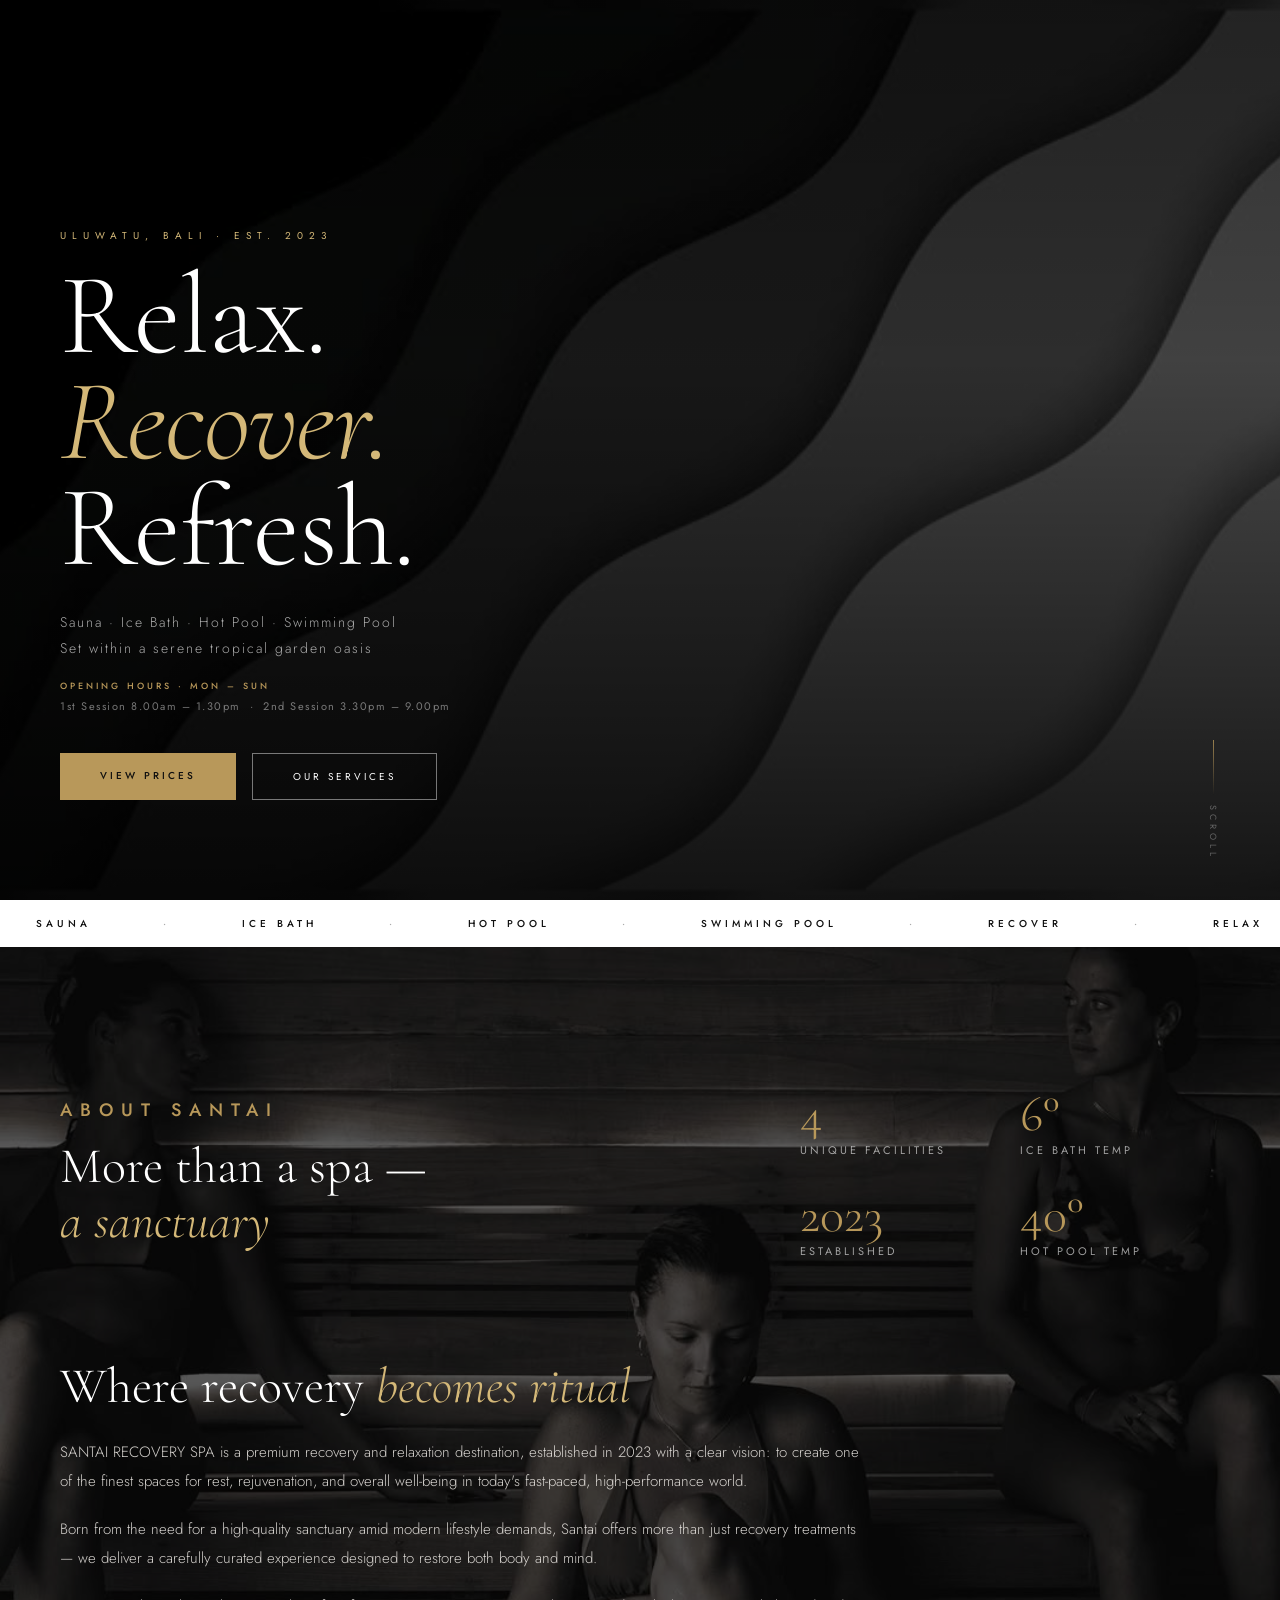
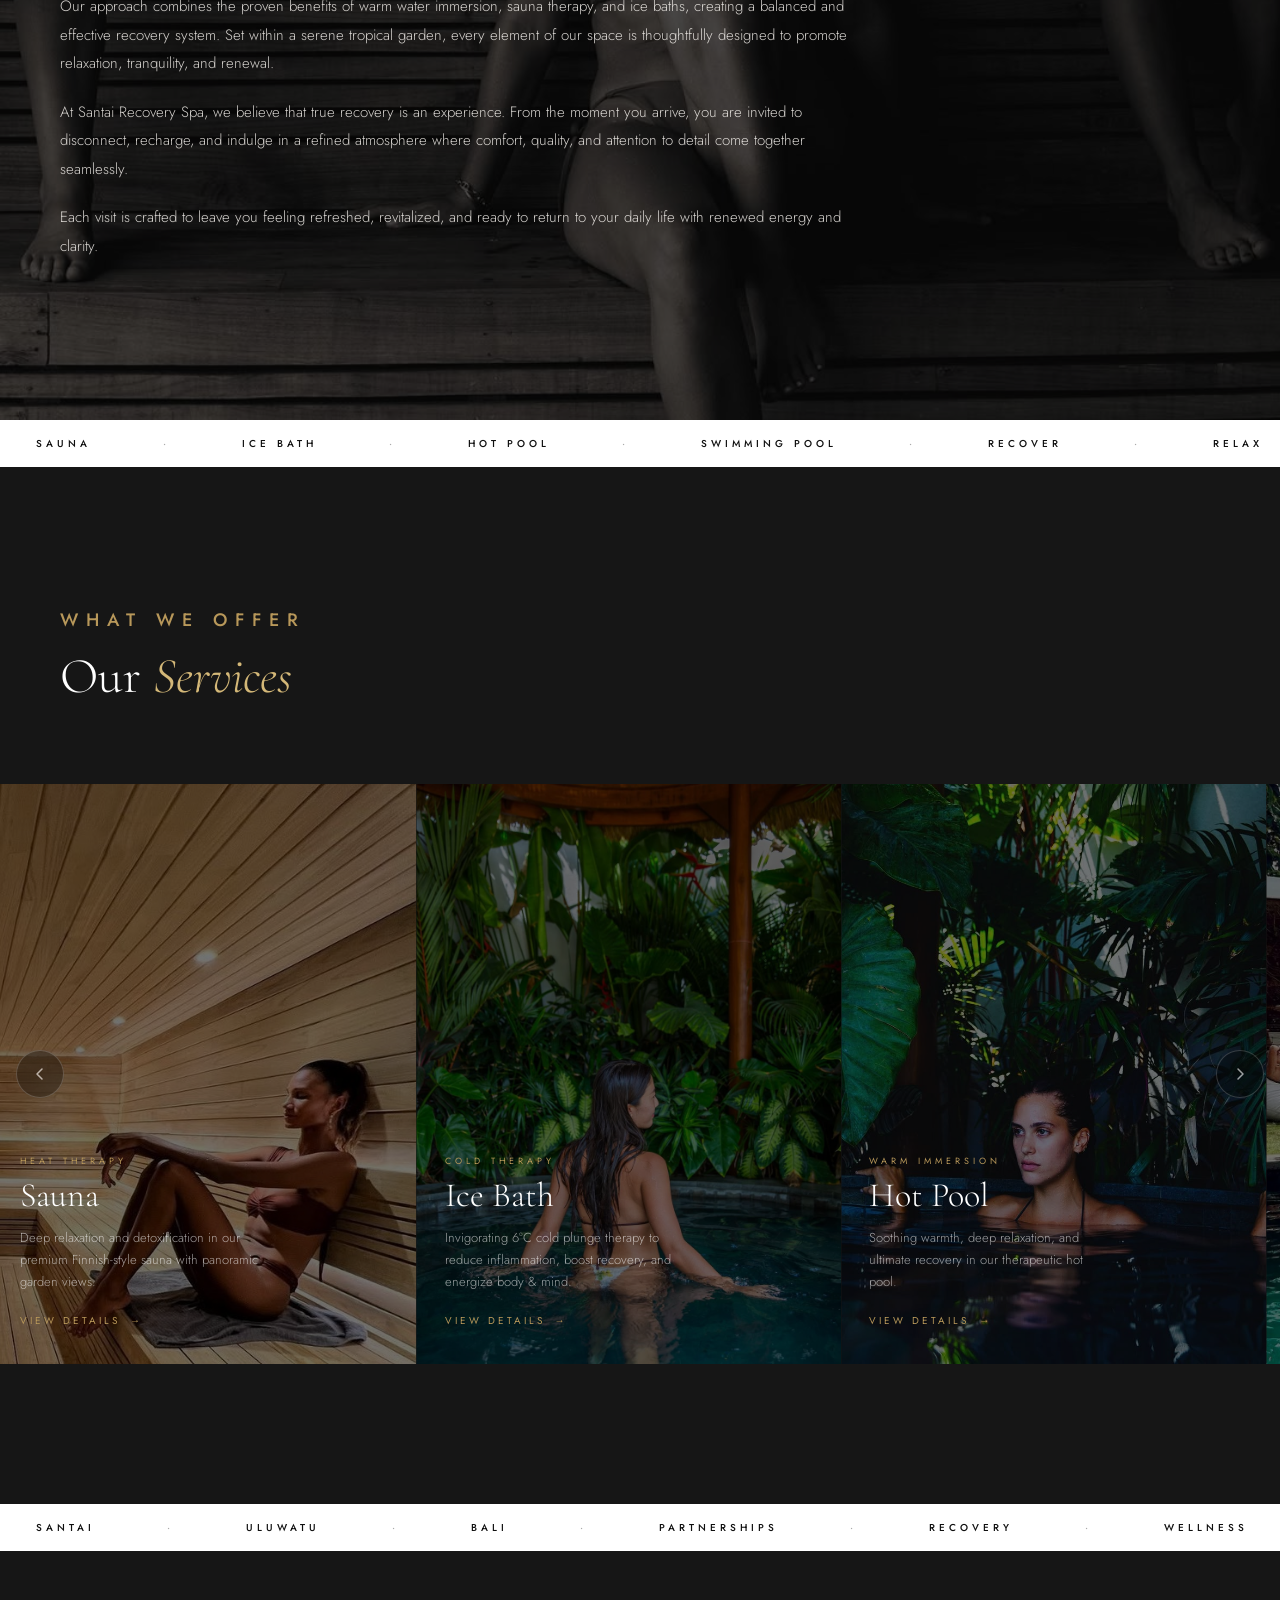
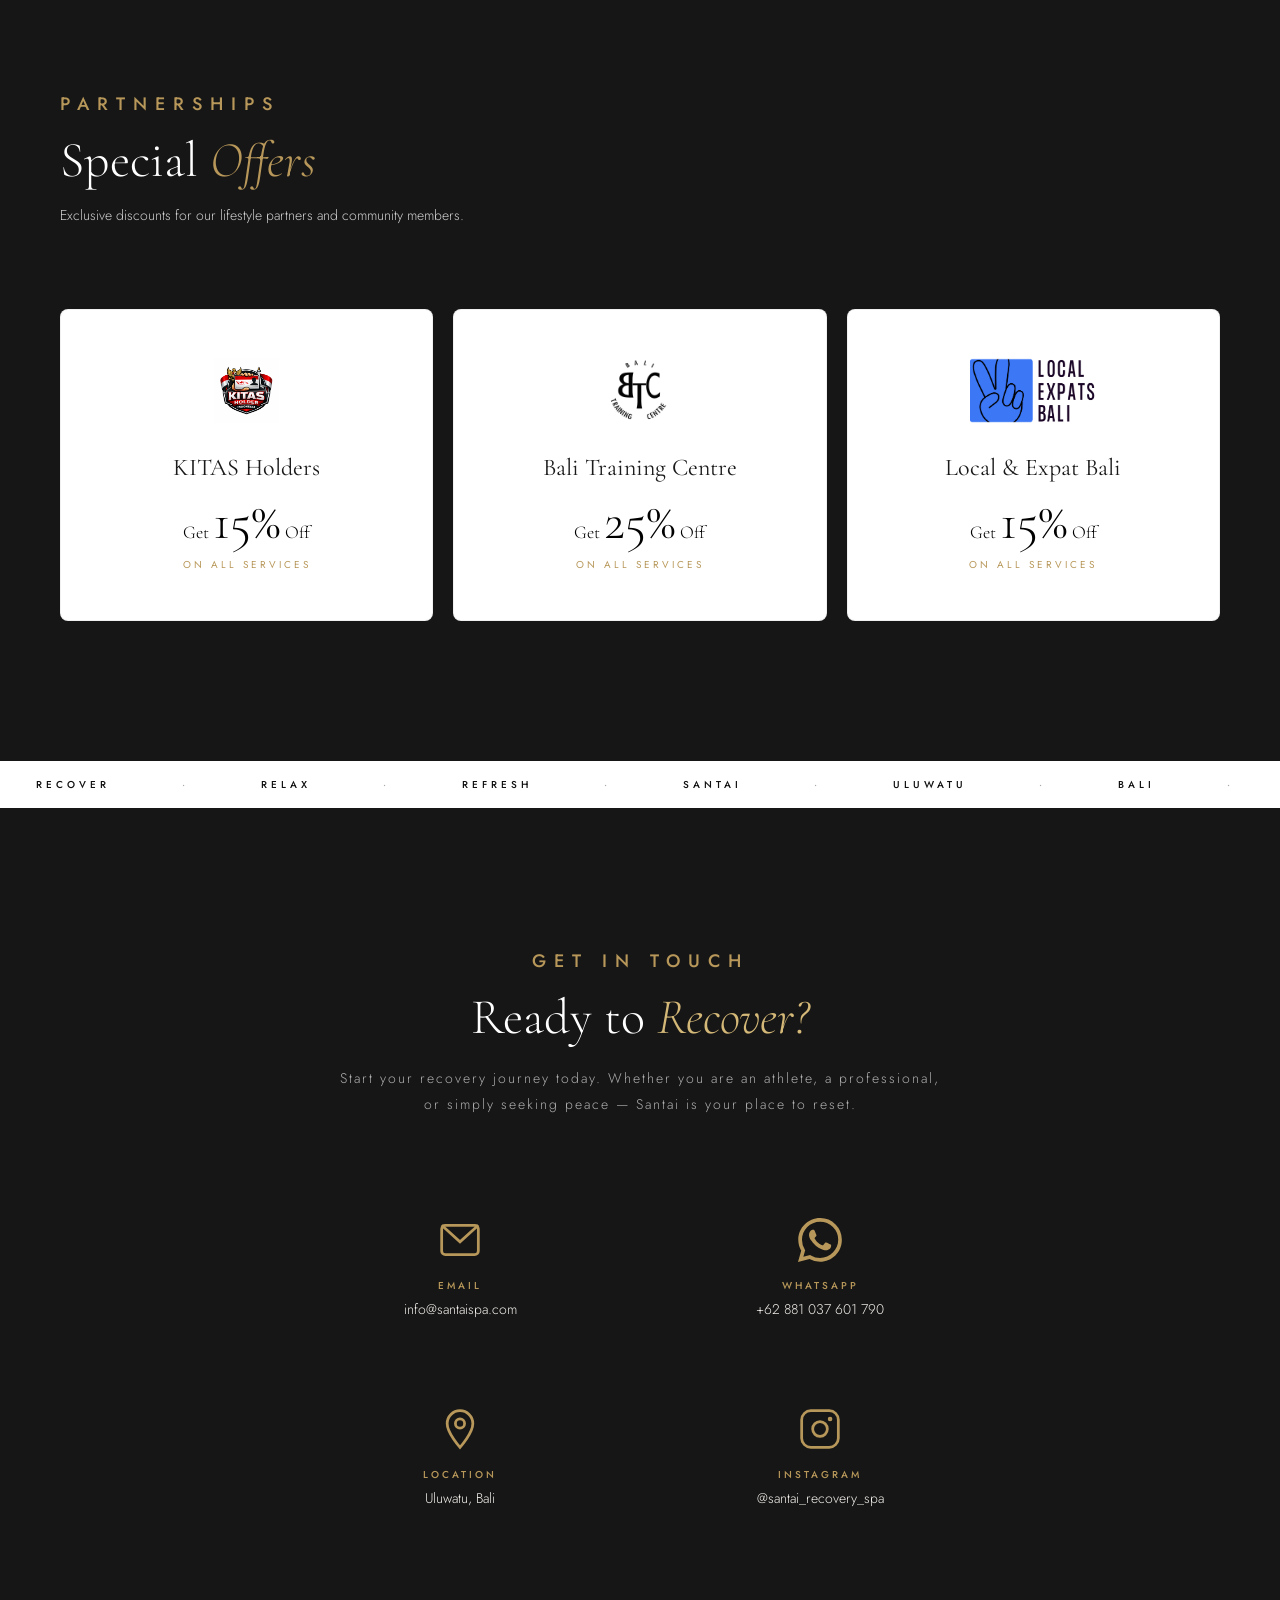
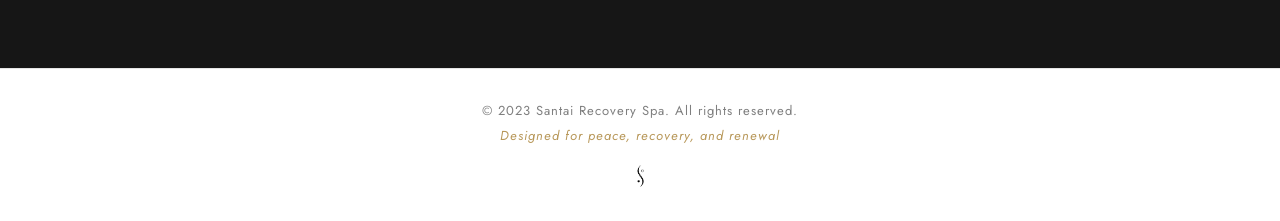
<file: index.html>
<!DOCTYPE html>
<html lang="en">
<head>
    <meta charset="UTF-8">
    <meta name="viewport" content="width=device-width, initial-scale=1.0, viewport-fit=cover">
    <title>Santai Recovery Spa | Uluwatu Bali</title>
    <meta name="description" content="Luxury recovery spa in Uluwatu, Bali. Sauna, ice bath, hot pool & swimming pool in a serene tropical garden.">
    <link rel="preconnect" href="https://fonts.googleapis.com">
    <link href="https://fonts.googleapis.com/css2?family=Cormorant+Garamond:ital,wght@0,300;0,400;0,600;1,300;1,400&family=Jost:wght@200;300;400;500&display=swap" rel="stylesheet">
    <link rel="stylesheet" href="assets/css/style-home.css">
</head>
<body>

<!-- Header -->
<header id="header">
    <!-- Logo kiri (default) -->
    <a href="#home" class="logo logo-left">
        <img src="assets/images/4 santai.png" alt="Santai Recovery Spa">
    </a>

    <!-- Nav kanan (about + services) -->
    <nav class="desktop-nav header-right" id="navRight">
        <ul>
            <li><a href="#services" class="nav-link-services">Services</a></li>
            <li><a href="pricelist.html" class="nav-link-pricelist">Price List</a></li>
            <li><a href="#about" class="nav-link-about">About</a></li>
        </ul>
        <a href="#contact" class="nav-cta nav-booknow">Book Now</a>
    </nav>

    <!-- Nav kiri (partnerships state) -->
    <nav class="desktop-nav header-left-nav" id="navLeft">
        <ul>
            <li><a href="#services">Services</a></li>
            <li><a href="pricelist.html">Price List</a></li>
            <li><a href="#about">About</a></li>
        </ul>
        <a href="#contact" class="nav-cta">Book Now</a>
    </nav>

    <!-- Logo kanan (partnerships state) -->
    <a href="#home" class="logo logo-right">
        <img src="assets/images/4 santai.png" alt="Santai Recovery Spa">
    </a>

    <button class="nav-toggle" id="navToggle">&#9776;</button>
</header>

<!-- Mobile Menu -->
<div class="mobile-menu" id="mobileMenu">
    <button class="close-btn" id="closeMenu">&times;</button>
    <a href="#home">Home</a>
    <a href="#services">Services</a>
    <a href="pricelist.html">Price List</a>
    <a href="#about">About</a>
    <a href="#contact" class="menu-book-btn">Book Now</a>
</div>

<!-- Hero -->
<section id="home" class="hero">
    <div class="hero-bg">
        <img src="assets/images/bg.jpg" alt="Santai Recovery Spa">
    </div>
    <div class="hero-content">
        <p class="hero-eyebrow">Uluwatu, Bali · Est. 2023</p>
        <h1>Relax.<br><em>Recover.</em><br>Refresh.</h1>
        <p class="hero-sub">Sauna · Ice Bath · Hot Pool · Swimming Pool<br>Set within a serene tropical garden oasis</p>
        <div class="hero-hours">
                <div class="hero-hours-text">
                <strong>Opening Hours · Mon – Sun</strong>
                1st Session 8.00am – 1.30pm &nbsp;·&nbsp; 2nd Session 3.30pm – 9.00pm
            </div>
        </div>
        <div class="hero-btns">
            <a href="pricelist.html" class="btn-primary">View Prices</a>
            <a href="#services" class="btn-outline-white">Our Services</a>
        </div>
    </div>
    <div class="hero-scroll">
        <div class="scroll-line"></div>
        <span>Scroll</span>
    </div>
</section>

<!-- Marquee -->
<div class="marquee-section">
    <div class="marquee-track">
        <span class="marquee-item">Sauna</span><span class="marquee-item marquee-dot">·</span>
        <span class="marquee-item">Ice Bath</span><span class="marquee-item marquee-dot">·</span>
        <span class="marquee-item">Hot Pool</span><span class="marquee-item marquee-dot">·</span>
        <span class="marquee-item">Swimming Pool</span><span class="marquee-item marquee-dot">·</span>
        <span class="marquee-item">Recover</span><span class="marquee-item marquee-dot">·</span>
        <span class="marquee-item">Relax</span><span class="marquee-item marquee-dot">·</span>
        <span class="marquee-item">Refresh</span><span class="marquee-item marquee-dot">·</span>
        <span class="marquee-item">Sauna</span><span class="marquee-item marquee-dot">·</span>
        <span class="marquee-item">Ice Bath</span><span class="marquee-item marquee-dot">·</span>
        <span class="marquee-item">Hot Pool</span><span class="marquee-item marquee-dot">·</span>
        <span class="marquee-item">Swimming Pool</span><span class="marquee-item marquee-dot">·</span>
        <span class="marquee-item">Recover</span><span class="marquee-item marquee-dot">·</span>
        <span class="marquee-item">Relax</span><span class="marquee-item marquee-dot">·</span>
        <span class="marquee-item">Refresh</span><span class="marquee-item marquee-dot">·</span>
    </div>
</div>

<!-- About -->
<section id="about" class="about-section">
    <div class="about-visual">
        <img class="about-img-bg" src="assets/images/sauna4.jpg" alt="Santai Recovery Spa">
    </div>

    <div class="about-inner">
        <div class="about-top-row">
            <div class="intro-heading">
                <p class="section-label-large">About Santai</p>
                <h2 class="about-title-large">More than a spa —<br><em>a sanctuary</em></h2>
            </div>
            
            <div class="intro-stats-wrapper">
                <div class="about-stats-clean">
                    <div class="stat-clean-item">
                        <div class="stat-clean-num">4</div>
                        <div class="stat-clean-label">Unique Facilities</div>
                    </div>
                    <div class="stat-clean-item">
                        <div class="stat-clean-num">6°</div>
                        <div class="stat-clean-label">Ice Bath Temp</div>
                    </div>
                    <div class="stat-clean-item">
                        <div class="stat-clean-num">2023</div>
                        <div class="stat-clean-label">Established</div>
                    </div>
                    <div class="stat-clean-item">
                        <div class="stat-clean-num">40°</div>
                        <div class="stat-clean-label">Hot Pool Temp</div>
                    </div>
                </div>
            </div>
        </div>

        <div class="about-bottom-row">
            <h3 class="about-lead">Where recovery <em>becomes ritual</em></h3>
            
            <div class="about-story-text">
                <p>SANTAI RECOVERY SPA is a premium recovery and relaxation destination, established in 2023 with a clear vision: to create one of the finest spaces for rest, rejuvenation, and overall well-being in today's fast-paced, high-performance world.</p>
                <p>Born from the need for a high-quality sanctuary amid modern lifestyle demands, Santai offers more than just recovery treatments — we deliver a carefully curated experience designed to restore both body and mind.</p>
                <p>Our approach combines the proven benefits of warm water immersion, sauna therapy, and ice baths, creating a balanced and effective recovery system. Set within a serene tropical garden, every element of our space is thoughtfully designed to promote relaxation, tranquility, and renewal.</p>
                <p>At Santai Recovery Spa, we believe that true recovery is an experience. From the moment you arrive, you are invited to disconnect, recharge, and indulge in a refined atmosphere where comfort, quality, and attention to detail come together seamlessly.</p>
                <p>Each visit is crafted to leave you feeling refreshed, revitalized, and ready to return to your daily life with renewed energy and clarity.</p>
            </div>
        </div>
    </div>
</section>

<div class="divider-marquee">
    <div class="marquee-track">
        <span class="marquee-item">Sauna</span><span class="marquee-item marquee-dot">·</span>
        <span class="marquee-item">Ice Bath</span><span class="marquee-item marquee-dot">·</span>
        <span class="marquee-item">Hot Pool</span><span class="marquee-item marquee-dot">·</span>
        <span class="marquee-item">Swimming Pool</span><span class="marquee-item marquee-dot">·</span>
        <span class="marquee-item">Recover</span><span class="marquee-item marquee-dot">·</span>
        <span class="marquee-item">Relax</span><span class="marquee-item marquee-dot">·</span>
        <span class="marquee-item">Refresh</span><span class="marquee-item marquee-dot">·</span>
        <span class="marquee-item">Sauna</span><span class="marquee-item marquee-dot">·</span>
        <span class="marquee-item">Ice Bath</span><span class="marquee-item marquee-dot">·</span>
        <span class="marquee-item">Hot Pool</span><span class="marquee-item marquee-dot">·</span>
        <span class="marquee-item">Swimming Pool</span><span class="marquee-item marquee-dot">·</span>
        <span class="marquee-item">Recover</span><span class="marquee-item marquee-dot">·</span>
        <span class="marquee-item">Relax</span><span class="marquee-item marquee-dot">·</span>
        <span class="marquee-item">Refresh</span><span class="marquee-item marquee-dot">·</span>
    </div>
</div>

<!-- Services -->
<section id="services" class="services-section">
    <div class="section-header">
        <div>
            <p class="section-label-dark">What We Offer</p>
            <h2 class="section-title">Our <em>Services</em></h2>
        </div>
    </div>
    <div class="slider-outer">
        <div class="slider-swipe-hint">
            <span class="hint-arrow">
                <svg width="14" height="14" viewBox="0 0 14 14" fill="none" xmlns="http://www.w3.org/2000/svg">
                    <path d="M9 2L4 7L9 12" stroke="white" stroke-width="1.5" stroke-linecap="round" stroke-linejoin="round"/>
                </svg>
            </span>
            <span class="hint-arrow">
                <svg width="14" height="14" viewBox="0 0 14 14" fill="none" xmlns="http://www.w3.org/2000/svg">
                    <path d="M5 2L10 7L5 12" stroke="white" stroke-width="1.5" stroke-linecap="round" stroke-linejoin="round"/>
                </svg>
            </span>
        </div>
        <div class="slider-wrapper" id="servicesSlider">
            <div class="slider-track">
                <a href="sauna.html" class="service-card">
                    <img src="assets/images/sauna12.jpg" alt="Sauna" loading="lazy">
                    <div class="service-card-content">
                        <p class="service-tag">Heat Therapy</p>
                        <h3 class="service-name">Sauna</h3>
                        <p class="service-desc">Deep relaxation and detoxification in our premium Finnish-style sauna with panoramic garden views.</p>
                        <span class="service-link">View Details</span>
                    </div>
                </a>
                <a href="icebath.html" class="service-card">
                    <img src="assets/images/ess1.jpg" alt="Ice Bath" loading="lazy">
                    <div class="service-card-content">
                        <p class="service-tag">Cold Therapy</p>
                        <h3 class="service-name">Ice Bath</h3>
                        <p class="service-desc">Invigorating 6°C cold plunge therapy to reduce inflammation, boost recovery, and energize body & mind.</p>
                        <span class="service-link">View Details</span>
                    </div>
                </a>
                <a href="hotpool.html" class="service-card">
                    <img src="assets/images/panas1.jpg" alt="Hot Pool" loading="lazy">
                    <div class="service-card-content">
                        <p class="service-tag">Warm Immersion</p>
                        <h3 class="service-name">Hot Pool</h3>
                        <p class="service-desc">Soothing warmth, deep relaxation, and ultimate recovery in our therapeutic hot pool.</p>
                        <span class="service-link">View Details</span>
                    </div>
                </a>
                <a href="swimingpool.html" class="service-card">
                    <img src="assets/images/kolam2.jpg" alt="Swimming Pool" loading="lazy">
                    <div class="service-card-content">
                        <p class="service-tag">Active Recovery</p>
                        <h3 class="service-name">Swimming Pool</h3>
                        <p class="service-desc">Perfect for mindful laps, peaceful floating, and refreshing active recovery sessions.</p>
                        <span class="service-link">View Details</span>
                    </div>
                </a>
            </div>
        </div>
    </div>
</section>

<div class="divider-marquee">
    <div class="marquee-track">
        <span class="marquee-item">Santai</span><span class="marquee-item marquee-dot">·</span>
        <span class="marquee-item">Uluwatu</span><span class="marquee-item marquee-dot">·</span>
        <span class="marquee-item">Bali</span><span class="marquee-item marquee-dot">·</span>
        <span class="marquee-item">Partnerships</span><span class="marquee-item marquee-dot">·</span>
        <span class="marquee-item">Recovery</span><span class="marquee-item marquee-dot">·</span>
        <span class="marquee-item">Wellness</span><span class="marquee-item marquee-dot">·</span>
        <span class="marquee-item">Santai</span><span class="marquee-item marquee-dot">·</span>
        <span class="marquee-item">Uluwatu</span><span class="marquee-item marquee-dot">·</span>
        <span class="marquee-item">Bali</span><span class="marquee-item marquee-dot">·</span>
        <span class="marquee-item">Partnerships</span><span class="marquee-item marquee-dot">·</span>
        <span class="marquee-item">Recovery</span><span class="marquee-item marquee-dot">·</span>
        <span class="marquee-item">Wellness</span><span class="marquee-item marquee-dot">·</span>
    </div>
</div>

<!-- Special Offers -->
<section id="partnerships" class="offers-section">
    <div class="offers-inner">
        <p class="section-label">Partnerships</p>
        <h2 class="section-title" style="color:#ffffff;">Special <em style="color:var(--gold);">Offers</em></h2>
        <p style="font-size:14px;font-weight:300;color:#cfcfcf;max-width:480px;margin-top:14px;line-height:1.9;">
            Exclusive discounts for our lifestyle partners and community members.
        </p>
        <div class="offers-grid">
            <div class="offer-card">
                <img src="assets/images/Logo pemegang KITAS Indonesia.png" class="offer-logo" alt="KITAS">
                <h3>KITAS Holders</h3>
                <div class="offer-discount"><span>Get </span>15%<span> Off</span></div>
                <p class="offer-label">On All Services</p>
            </div>
            <div class="offer-card">
                <img src="assets/images/btc.jpg" class="offer-logo" alt="Bali Training Centre">
                <h3>Bali Training Centre</h3>
                <div class="offer-discount"><span>Get </span>25%<span> Off</span></div>
                <p class="offer-label">On All Services</p>
            </div>
            <div class="offer-card">
                <img src="assets/images/LEB.png" class="offer-logo" alt="Local & Expat Bali">
                <h3>Local & Expat Bali</h3>
                <div class="offer-discount"><span>Get </span>15%<span> Off</span></div>
                <p class="offer-label">On All Services</p>
            </div>
        </div>
    </div>
</section>

<!-- Divider Marquee -->
<div class="divider-marquee">
    <div class="marquee-track">
        <span class="marquee-item">Recover</span><span class="marquee-item marquee-dot">·</span>
        <span class="marquee-item">Relax</span><span class="marquee-item marquee-dot">·</span>
        <span class="marquee-item">Refresh</span><span class="marquee-item marquee-dot">·</span>
        <span class="marquee-item">Santai</span><span class="marquee-item marquee-dot">·</span>
        <span class="marquee-item">Uluwatu</span><span class="marquee-item marquee-dot">·</span>
        <span class="marquee-item">Bali</span><span class="marquee-item marquee-dot">·</span>
        <span class="marquee-item">Recover</span><span class="marquee-item marquee-dot">·</span>
        <span class="marquee-item">Relax</span><span class="marquee-item marquee-dot">·</span>
        <span class="marquee-item">Refresh</span><span class="marquee-item marquee-dot">·</span>
        <span class="marquee-item">Santai</span><span class="marquee-item marquee-dot">·</span>
        <span class="marquee-item">Uluwatu</span><span class="marquee-item marquee-dot">·</span>
        <span class="marquee-item">Bali</span><span class="marquee-item marquee-dot">·</span>
    </div>
</div>

<!-- Contact -->
<section id="contact" class="contact-section">
    <div class="contact-inner">
        
        <div class="contact-header">
            <p class="section-label">Get In Touch</p>
            <h2 class="section-title">Ready to <em>Recover?</em></h2>
            <p class="contact-desc">
                Start your recovery journey today. Whether you are an athlete, a professional, or simply seeking peace — Santai is your place to reset.
            </p>
        </div>

        <div class="contact-grid-2x2">
    
    <!-- EMAIL -->
  <a href="mailto:info@santaispa.com" class="contact-item-box">
                <svg class="icon-svg-small" viewBox="0 0 24 24" fill="none" stroke="currentColor" stroke-width="1.5">
                    <rect x="2" y="4" width="20" height="16" rx="2"/>
                    <polyline points="2,4 12,13 22,4"/>
                </svg>
                <div class="contact-text-box">
                    <span class="contact-label-small">Email</span>
                    <span class="contact-value-small">info@santaispa.com</span>
                </div>
            </a>

    <!-- WHATSAPP -->
  <a href="https://wa.me/62881037601790" target="_blank" class="contact-item-box">
                <svg class="icon-svg-small official-wa" viewBox="0 0 24 24" fill="currentColor">
                    <path d="M17.472 14.382c-.297-.149-1.758-.867-2.03-.967-.273-.099-.471-.148-.67.15-.197.297-.767.966-.94 1.164-.173.199-.347.223-.644.075-.297-.15-1.255-.463-2.39-1.475-.883-.788-1.48-1.761-1.653-2.059-.173-.297-.018-.458.13-.606.134-.133.298-.347.446-.52.149-.174.198-.298.298-.497.099-.198.05-.371-.025-.52-.075-.149-.669-1.612-.916-2.207-.242-.579-.487-.5-.669-.51-.173-.008-.371-.01-.57-.01-.198 0-.52.074-.792.372-.272.297-1.04 1.016-1.04 2.479 0 1.462 1.065 2.875 1.213 3.074.149.198 2.096 3.2 5.077 4.487.709.306 1.262.489 1.694.625.712.227 1.36.195 1.871.118.571-.085 1.758-.719 2.006-1.413.248-.694.248-1.289.173-1.413-.074-.124-.272-.198-.57-.347m-5.421 7.403h-.004a9.87 9.87 0 01-5.031-1.378l-.361-.214-3.741.982.998-3.648-.235-.374a9.86 9.86 0 01-1.51-5.26c.001-5.45 4.436-9.884 9.888-9.884 2.64 0 5.122 1.03 6.988 2.898a9.825 9.825 0 012.893 6.994c-.001 5.45-4.436 9.884-9.885 9.884m8.413-18.297A11.815 11.815 0 0012.05 0C5.495 0 .16 5.332.157 11.887c0 2.1.547 4.142 1.588 5.945L0 24l6.268-1.643a11.813 11.813 0 005.748 1.501h.005c6.554 0 11.89-5.332 11.893-11.887a11.83 11.83 0 00-3.41-8.41"/>
                </svg>
                <div class="contact-text-box">
                    <span class="contact-label-small">WhatsApp</span>
                    <span class="contact-value-small">+62 881 037 601 790</span>
                </div>
            </a>
    <!-- MAPS -->
   <a href="https://www.google.com/maps/place/Santai+Recovery+Spa/@-8.8121377,115.1181463,17z/data=!3m1!4b1!4m6!3m5!1s0x2dd245a715b23e1b:0xa689889ec84b7bf7!8m2!3d-8.8121377!4d115.1181463!16s%2Fg%2F11tp9z3rvq?entry=ttu&g_ep=EgoyMDI2MDQyOS4wIKXMDSoASAFQAw%3D%3D" target="_blank" class="contact-item-box">
                <svg class="icon-svg-small" viewBox="0 0 24 24" fill="none" stroke="currentColor" stroke-width="1.5">
                    <path d="M12 2C8.13 2 5 5.13 5 9c0 5.25 7 13 7 13s7-7.75 7-13c0-3.87-3.13-7-7-7z"/>
                    <circle cx="12" cy="9" r="2.5"/>
                </svg>
                <div class="contact-text-box">
                    <span class="contact-label-small">Location</span>
                    <span class="contact-value-small">Uluwatu, Bali</span>
                </div>
            </a>
    <!-- INSTAGRAM -->
  <a href="https://www.instagram.com/santai_recovery_spa/" target="_blank" class="contact-item-box">
                <svg class="icon-svg-small" viewBox="0 0 24 24" fill="none" stroke="currentColor" stroke-width="1.5">
                    <rect x="2" y="2" width="20" height="20" rx="5"/>
                    <circle cx="12" cy="12" r="4"/>
                    <circle cx="17.5" cy="6.5" r="0.5" fill="currentColor"/>
                </svg>
                <div class="contact-text-box">
                    <span class="contact-label-small">Instagram</span>
                    <span class="contact-value-small">@santai_recovery_spa</span>
                </div>
            </a>

        </div>
    </div>
</section>

<!-- Footer -->
<footer>
    <p>&copy; 2023 Santai Recovery Spa. All rights reserved.</p>
    <p>Designed for peace, recovery, and renewal</p>
    <div class="footer-logo">
        <img src="assets/images/4 santai.png" alt="Santai Recovery Spa">
    </div>
</footer>

    <script src="assets/js/home.js"></script>
    <script src="assets/js/tracker.js"></script>
</body>
</html>
</file>
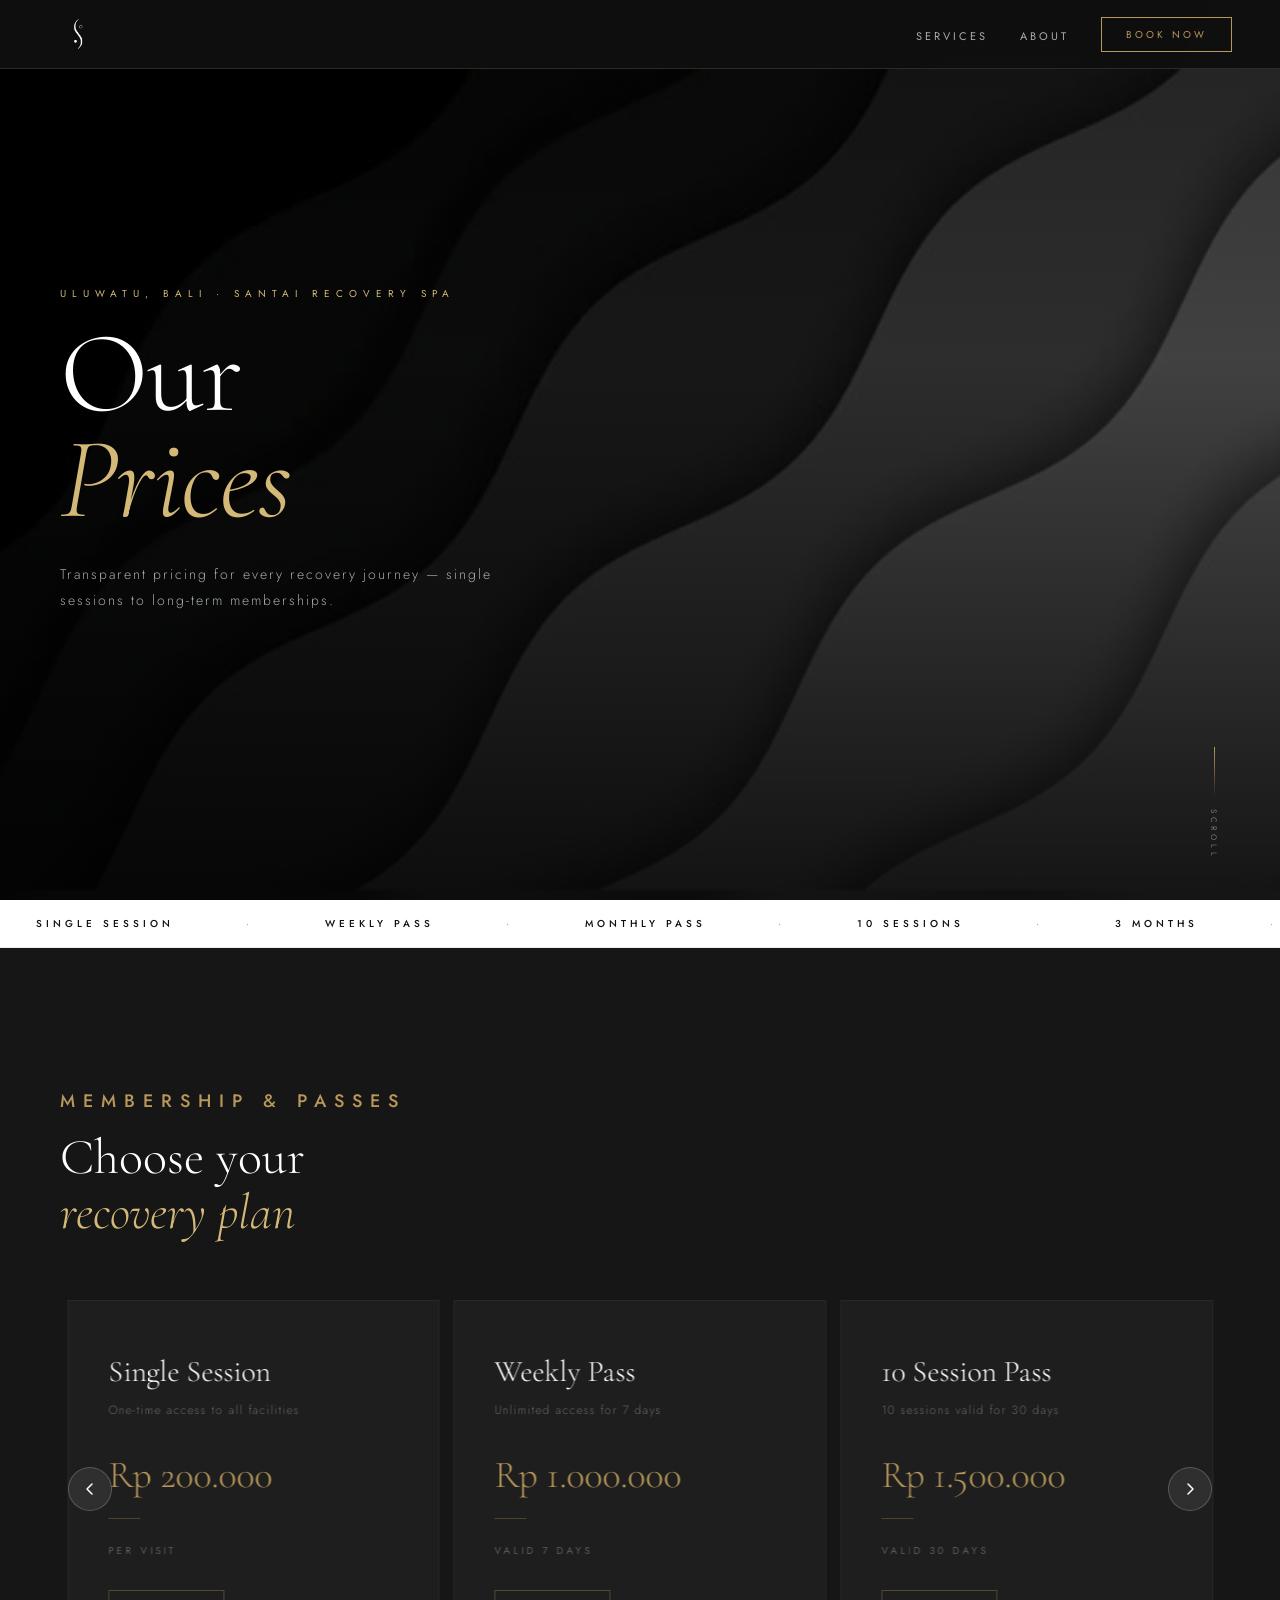
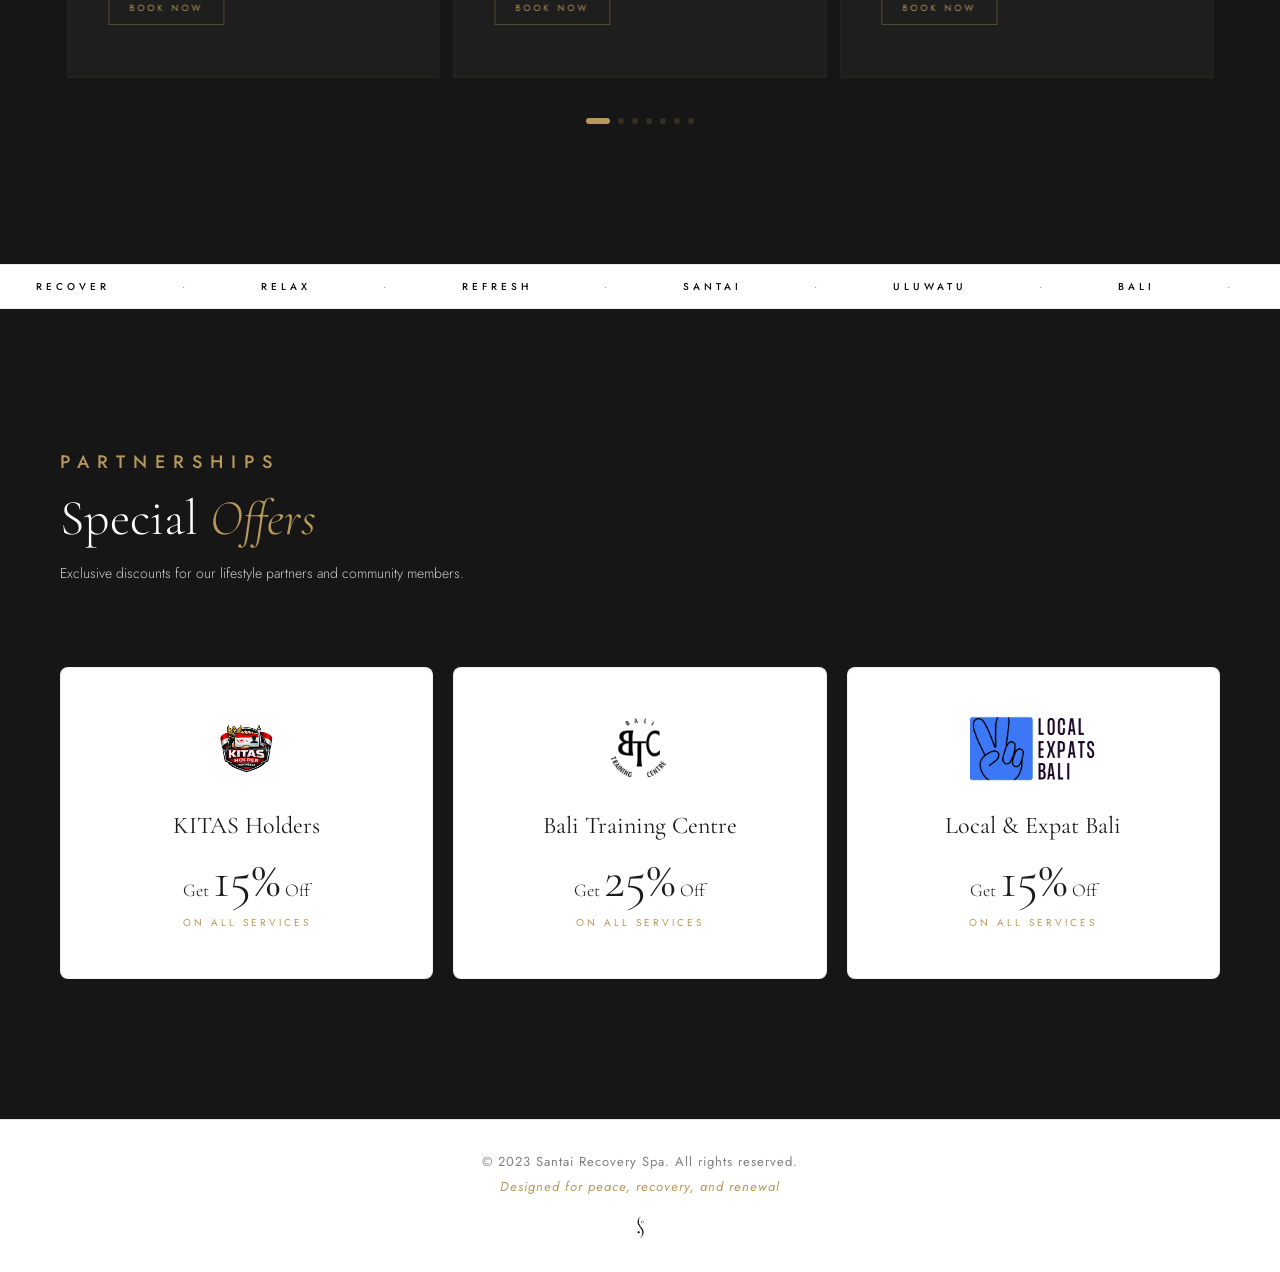
<file: pricelist.html>
<!DOCTYPE html>
<html lang="en">
<head>
    <meta charset="UTF-8">
    <meta name="viewport" content="width=device-width, initial-scale=1.0, viewport-fit=cover">
    <title>Price List – Santai Recovery Spa</title>
    <meta name="description" content="Price list for Santai Recovery Spa in Uluwatu, Bali.">
    <link rel="preconnect" href="https://fonts.googleapis.com">
    <link href="https://fonts.googleapis.com/css2?family=Cormorant+Garamond:ital,wght@0,300;0,400;0,600;1,300;1,400&family=Jost:wght@200;300;400;500&display=swap" rel="stylesheet">
    <!-- Menggunakan parameter ?v=7 agar cache langsung ter-refresh -->
    <link rel="stylesheet" href="assets/css/style-pricelist.css?v=7">
</head>
<body>

<!-- Header -->
<header id="header">
    <a href="index.html" class="logo logo-left">
        <img src="assets/images/4 santai.png" alt="Santai Recovery Spa">
    </a>
    
    <!-- Menu Kanan (Desktop & Tablet) - Tulisan Home dan Price List Dihapus -->
    <nav class="desktop-nav header-right" id="navRight">
        <ul>
            <li><a href="index.html#services">Services</a></li>
            <li><a href="index.html#about">About</a></li>
        </ul>
        <a href="index.html#contact" class="nav-cta">Book Now</a>
    </nav>
    
    <button class="nav-toggle" id="navToggle">&#9776;</button>
</header>

<!-- Mobile Menu (Menu yang meluncur dari samping) -->
<div class="mobile-menu" id="mobileMenu">
    <button class="close-btn" id="closeMenu">&times;</button>
    <a href="index.html">Home</a>
    <a href="index.html#services">Services</a>
    <a href="pricelist.html" class="active">Price List</a>
    <a href="index.html#about">About</a>
    <a href="index.html#contact" class="menu-book-btn">Book Now</a>
</div>

<!-- Hero -->
<section class="hero">
    <div class="hero-bg">
        <img src="assets/images/bg.jpg" alt="Santai Recovery Spa">
    </div>
    <div class="hero-content">
        <p class="hero-eyebrow">Uluwatu, Bali · Santai Recovery Spa</p>
        <h1>Our<br><em>Prices</em></h1>
        <p class="hero-sub">Transparent pricing for every recovery journey — single sessions to long-term memberships.</p>
    </div>
    <div class="hero-scroll">
        <div class="scroll-line"></div>
        <span>Scroll</span>
    </div>
</section>

<!-- Marquee -->
<div class="marquee-section">
    <div class="marquee-track">
        <span class="marquee-item">Single Session</span><span class="marquee-item marquee-dot">·</span>
        <span class="marquee-item">Weekly Pass</span><span class="marquee-item marquee-dot">·</span>
        <span class="marquee-item">Monthly Pass</span><span class="marquee-item marquee-dot">·</span>
        <span class="marquee-item">10 Sessions</span><span class="marquee-item marquee-dot">·</span>
        <span class="marquee-item">3 Months</span><span class="marquee-item marquee-dot">·</span>
        <span class="marquee-item">6 Months</span><span class="marquee-item marquee-dot">·</span>
        <span class="marquee-item">1 Year</span><span class="marquee-item marquee-dot">·</span>
        <span class="marquee-item">Single Session</span><span class="marquee-item marquee-dot">·</span>
        <span class="marquee-item">Weekly Pass</span><span class="marquee-item marquee-dot">·</span>
        <span class="marquee-item">Monthly Pass</span><span class="marquee-item marquee-dot">·</span>
        <span class="marquee-item">10 Sessions</span><span class="marquee-item marquee-dot">·</span>
        <span class="marquee-item">3 Months</span><span class="marquee-item marquee-dot">·</span>
        <span class="marquee-item">6 Months</span><span class="marquee-item marquee-dot">·</span>
        <span class="marquee-item">1 Year</span><span class="marquee-item marquee-dot">·</span>
    </div>
</div>

<!-- Pricing Slider -->
<section class="pricing-section">
    <div class="pricing-inner">
        <p class="section-label">Membership &amp; Passes</p>
        <h2 class="section-title">Choose your<br><em>recovery plan</em></h2>

        <!-- Slider -->
        <div class="price-slider-outer">
            <div class="price-slider-wrapper" id="priceSlider">
                <div class="price-slider-track">
                    <div class="price-card">
                        <div class="card-name">Single Session</div>
                        <div class="card-desc">One-time access to all facilities</div>
                        <div class="card-price">Rp 200.000</div>
                        <div class="card-divider"></div>
                        <div class="card-validity">Per Visit</div>
                        <a href="https://wa.me/62881037601790?text=Halo%20Santai%2C%20saya%20ingin%20booking%20Single%20Session." class="card-book" target="_blank">Book Now</a>
                    </div>
                    <div class="price-card">
                        <div class="card-name">Weekly Pass</div>
                        <div class="card-desc">Unlimited access for 7 days</div>
                        <div class="card-price">Rp 1.000.000</div>
                        <div class="card-divider"></div>
                        <div class="card-validity">Valid 7 Days</div>
                        <a href="https://wa.me/62881037601790?text=Halo%20Santai%2C%20saya%20ingin%20Weekly%20Pass." class="card-book" target="_blank">Book Now</a>
                    </div>
                    <div class="price-card">
                        <div class="card-name">10 Session Pass</div>
                        <div class="card-desc">10 sessions valid for 30 days</div>
                        <div class="card-price">Rp 1.500.000</div>
                        <div class="card-divider"></div>
                        <div class="card-validity">Valid 30 Days</div>
                        <a href="https://wa.me/62881037601790?text=Halo%20Santai%2C%20saya%20ingin%2010%20Session%20Pass." class="card-book" target="_blank">Book Now</a>
                    </div>
                    <div class="price-card featured">
                        <div class="card-badge">Most Popular</div>
                        <div class="card-name">Monthly Pass</div>
                        <div class="card-desc">Unlimited access for 30 days</div>
                        <div class="card-price">Rp 2.500.000</div>
                        <div class="card-divider"></div>
                        <div class="card-validity">Valid 30 Days</div>
                        <a href="https://wa.me/62881037601790?text=Halo%20Santai%2C%20saya%20ingin%20Monthly%20Pass." class="card-book" target="_blank">Book Now</a>
                    </div>
                    <div class="price-card">
                        <div class="card-name">3 Months Pass</div>
                        <div class="card-desc">Unlimited access for 90 days</div>
                        <div class="card-price">Rp 5.000.000</div>
                        <div class="card-divider"></div>
                        <div class="card-validity">Valid 90 Days</div>
                        <a href="https://wa.me/62881037601790?text=Halo%20Santai%2C%20saya%20ingin%203%20Months%20Pass." class="card-book" target="_blank">Book Now</a>
                    </div>
                    <div class="price-card">
                        <div class="card-name">6 Months Pass</div>
                        <div class="card-desc">Unlimited access for 180 days</div>
                        <div class="card-price">Rp 8.000.000</div>
                        <div class="card-divider"></div>
                        <div class="card-validity">Valid 180 Days</div>
                        <a href="https://wa.me/62881037601790?text=Halo%20Santai%2C%20saya%20ingin%206%20Months%20Pass." class="card-book" target="_blank">Book Now</a>
                    </div>
                    <div class="price-card">
                        <div class="card-name">1 Year Pass</div>
                        <div class="card-desc">Unlimited access for 365 days</div>
                        <div class="card-price">Rp 15.000.000</div>
                        <div class="card-divider"></div>
                        <div class="card-validity">Valid 365 Days</div>
                        <a href="https://wa.me/62881037601790?text=Halo%20Santai%2C%20saya%20ingin%201%20Year%20Pass." class="card-book" target="_blank">Book Now</a>
                    </div>
                </div>
            </div>
            <!-- Swipe hint arrows -->
            <div class="price-swipe-hint" id="priceHint">
                <button class="price-arrow price-arrow-prev" id="pricePrev" aria-label="Previous">
                    <svg width="14" height="14" viewBox="0 0 14 14" fill="none">
                        <path d="M9 2L4 7L9 12" stroke="white" stroke-width="1.5" stroke-linecap="round" stroke-linejoin="round"/>
                    </svg>
                </button>
                <button class="price-arrow price-arrow-next" id="priceNext" aria-label="Next">
                    <svg width="14" height="14" viewBox="0 0 14 14" fill="none">
                        <path d="M5 2L10 7L5 12" stroke="white" stroke-width="1.5" stroke-linecap="round" stroke-linejoin="round"/>
                    </svg>
                </button>
            </div>
        </div>

        <!-- Dots -->
        <div class="price-dots" id="priceDots"></div>
    </div>
</section>

<!-- Divider Marquee -->
<div class="divider-marquee">
    <div class="marquee-track">
        <span class="marquee-item">Recover</span><span class="marquee-item marquee-dot">·</span>
        <span class="marquee-item">Relax</span><span class="marquee-item marquee-dot">·</span>
        <span class="marquee-item">Refresh</span><span class="marquee-item marquee-dot">·</span>
        <span class="marquee-item">Santai</span><span class="marquee-item marquee-dot">·</span>
        <span class="marquee-item">Uluwatu</span><span class="marquee-item marquee-dot">·</span>
        <span class="marquee-item">Bali</span><span class="marquee-item marquee-dot">·</span>
        <span class="marquee-item">Recover</span><span class="marquee-item marquee-dot">·</span>
        <span class="marquee-item">Relax</span><span class="marquee-item marquee-dot">·</span>
        <span class="marquee-item">Refresh</span><span class="marquee-item marquee-dot">·</span>
        <span class="marquee-item">Santai</span><span class="marquee-item marquee-dot">·</span>
        <span class="marquee-item">Uluwatu</span><span class="marquee-item marquee-dot">·</span>
        <span class="marquee-item">Bali</span><span class="marquee-item marquee-dot">·</span>
    </div>
</div>

<!-- Partnerships -->
<section id="partnerships" class="discount-section" style="background: #161616; border-top: none;">
    <div class="discount-inner" style="text-align: left;">
        <p class="section-label" style="font-size: 18px; letter-spacing: 8px; text-transform: uppercase; color: var(--gold); margin-bottom: 16px; font-weight: 500;">Partnerships</p>
        <h2 class="section-title" style="color:#ffffff;">Special <em style="color:var(--gold);">Offers</em></h2>
        <p style="font-size:14px;font-weight:300;color:#cfcfcf;max-width:480px;margin-top:14px;line-height:1.9;">
            Exclusive discounts for our lifestyle partners and community members.
        </p>
        <div class="discount-grid" style="margin-top: 80px;">
            <div class="discount-card">
                <img src="assets/images/Logo pemegang KITAS Indonesia.png" class="discount-logo" alt="KITAS">
                <h3 style="color:#1a1a1a;">KITAS Holders</h3>
                <div class="discount-pct" style="color:#1a1a1a;"><span>Get </span>15%<span> Off</span></div>
                <p class="discount-label">On All Services</p>
            </div>
            <div class="discount-card">
                <img src="assets/images/btc.jpg" class="discount-logo" alt="Bali Training Centre">
                <h3 style="color:#1a1a1a;">Bali Training Centre</h3>
                <div class="discount-pct" style="color:#1a1a1a;"><span>Get </span>25%<span> Off</span></div>
                <p class="discount-label">On All Services</p>
            </div>
            <div class="discount-card">
                <img src="assets/images/LEB.png" class="discount-logo" alt="Local &amp; Expat Bali">
                <h3 style="color:#1a1a1a;">Local &amp; Expat Bali</h3>
                <div class="discount-pct" style="color:#1a1a1a;"><span>Get </span>15%<span> Off</span></div>
                <p class="discount-label">On All Services</p>
            </div>
        </div>
    </div>
</section>

<!-- Footer -->
<footer>
    <p>&copy; 2023 Santai Recovery Spa. All rights reserved.</p>
    <p>Designed for peace, recovery, and renewal</p>
    <div class="footer-logo">
        <img src="assets/images/4 santai.png" alt="Santai Recovery Spa">
    </div>
</footer>

<script src="assets/js/pricelist.js"></script>
</body>
</html>
</file>
<file: assets/css/style-home.css>
:root {
    --black: #0f0f0f;
    --dark: #161616;
    --mid: #1e1e1e;
    --white: #f4f1ec;
    --gray: #999;
    --light-gray: #e8e4de;
    --gold: #b8985a;
    --gold-light: #d4b878;
}

* { margin: 0; padding: 0; box-sizing: border-box; }
html { scroll-behavior: smooth; }
body {
    font-family: 'Jost', sans-serif;
    background: #ffffff;
    color: #1a1a1a;
    overflow-x: hidden;
}
a { text-decoration: none; color: inherit; }

/* ── HEADER ── */
header {
    position: fixed;
    top: 0; left: 0;
    width: 100%;
    z-index: 900;
    padding: 16px 48px;
    display: flex;
    justify-content: space-between;
    align-items: center;
    background: rgba(15,15,15,0.95);
    backdrop-filter: blur(20px);
    border-bottom: 1px solid rgba(184,152,90,0.2);
    transform: translateY(-100%);
    transition: transform 0.4s ease;
}
header.visible { transform: translateY(0); }

/* Logo kiri (default) */
.logo-left {
    display: flex;
    order: 0;
    transition: opacity 0.3s, transform 0.3s;
}
/* Logo kanan (partnerships) */
.logo-right {
    display: none;
    order: 3;
    margin-left: auto;
    transition: opacity 0.3s, transform 0.3s;
}

.logo img, .logo-left img, .logo-right img {
    height: 36px;
    width: auto;
    object-fit: contain;
    display: block;
    filter: brightness(0) invert(1);
}

/* Nav kanan (default) */
#navRight {
    display: flex;
    align-items: center;
    gap: 32px;
    margin-left: auto;
    order: 2;
    transition: opacity 0.3s;
}

/* Nav kiri (partnerships state) */
#navLeft {
    display: none;
    align-items: center;
    gap: 32px;
    order: 1;
    margin-right: auto;
    transition: opacity 0.3s;
}

/* about state: logo kiri, Services + Pricelist + About + Book Now di kanan */
header.state-about #navRight   { display: flex; }
header.state-about .logo-left  { display: flex; }

/* services state: logo kiri, Pricelist + About + Book Now di kanan — sembunyikan Services */
header.state-services .nav-link-services { display: none; }

/* partnerships state: logo kiri, nav kanan */
header.state-partnerships .logo-left  { display: flex; margin-left: 0; order: 0; }
header.state-partnerships .logo-right { display: none; }
header.state-partnerships #navRight   { display: flex; }
header.state-partnerships #navLeft    { display: none; }

/* contact state: sembunyikan Book Now */
header.state-contact .nav-booknow { display: none; }

.header-right {
    display: flex;
    align-items: center;
    gap: 32px;
    margin-left: auto;
}

nav ul { display: flex; gap: 32px; list-style: none; }
nav ul li a {
    font-size: 11px;
    text-transform: uppercase;
    letter-spacing: 3px;
    font-weight: 400;
    color: rgba(244,241,236,0.7);
    transition: color 0.3s;
}
nav ul li a:hover { color: var(--gold); }

.nav-cta {
    padding: 9px 24px;
    border: 1px solid var(--gold);
    color: var(--gold);
    font-size: 10px;
    letter-spacing: 3px;
    text-transform: uppercase;
    font-family: 'Jost', sans-serif;
    font-weight: 400;
    transition: all 0.3s;
    white-space: nowrap;
}
.nav-cta:hover { background: var(--gold); color: var(--black); }

.nav-toggle {
    display: none;
    font-size: 20px;
    cursor: pointer;
    color: #f4f1ec;
    background: none;
    border: none;
    padding: 4px 8px;
    line-height: 1;
}

/* ── MOBILE MENU ── */
.mobile-menu {
    position: fixed;
    top: 0; right: 0;
    width: 280px;
    height: 100%;
    background: rgba(15,15,15,0.98);
    backdrop-filter: blur(24px);
    z-index: 1050;
    display: flex;
    flex-direction: column;
    justify-content: center;
    align-items: flex-start;
    gap: 8px;
    padding: 80px 48px;
    border-left: 1px solid rgba(184,152,90,0.15);
    transform: translateX(100%);
    transition: transform 0.4s cubic-bezier(0.4,0,0.2,1);
}
.mobile-menu.active { transform: translateX(0); }
.mobile-menu a {
    font-size: 13px;
    font-family: 'Jost', sans-serif;
    font-weight: 300;
    letter-spacing: 4px;
    text-transform: uppercase;
    color: rgba(244,241,236,0.65);
    padding: 10px 0;
    border-bottom: 1px solid transparent;
    transition: all 0.3s;
    width: 100%;
}
.mobile-menu a:hover { color: var(--gold); border-bottom-color: rgba(184,152,90,0.2); }
.mobile-menu .menu-book-btn {
    margin-top: 28px;
    padding: 12px 0;
    border: 1px solid var(--gold);
    color: var(--gold);
    font-size: 10px;
    letter-spacing: 3px;
    text-align: center;
    width: 100%;
    transition: all 0.3s;
}
.mobile-menu .menu-book-btn:hover { background: var(--gold); color: var(--black); border-bottom-color: transparent; }
.close-btn {
    position: absolute;
    top: 20px; right: 24px;
    font-size: 26px;
    color: rgba(244,241,236,0.5);
    cursor: pointer;
    background: none;
    border: none;
    transition: color 0.3s;
    line-height: 1;
}
.close-btn:hover { color: var(--gold); }

/* ── HERO ── */
.hero {
    position: relative;
    height: 100vh;
    min-height: 700px;
    display: flex;
    flex-direction: column;
    justify-content: flex-end;
    align-items: flex-start;
    padding: 0 60px 100px;
    overflow: hidden;
}
.hero-bg {
    position: absolute;
    inset: 0;
    z-index: 0;
}
.hero-bg img {
    width: 100%;
    height: 100%;
    object-fit: cover;
    object-position: center;
    filter: brightness(0.45);
}
.hero-bg::after {
    content: '';
    position: absolute;
    inset: 0;
    background: linear-gradient(to top, rgba(0,0,0,0.75) 0%, rgba(0,0,0,0.1) 60%, rgba(0,0,0,0.3) 100%);
}
.hero-content {
    position: relative;
    z-index: 1;
}
.hero-eyebrow {
    font-size: 10px;
    letter-spacing: 6px;
    text-transform: uppercase;
    color: var(--gold-light);
    margin-bottom: 20px;
    opacity: 0;
    animation: fadeUp 1s 0.3s forwards;
}
.hero h1 {
    font-family: 'Cormorant Garamond', serif;
    font-size: clamp(60px, 9vw, 120px);
    font-weight: 300;
    line-height: 0.92;
    letter-spacing: -1px;
    color: #ffffff;
    margin-bottom: 28px;
    opacity: 0;
    animation: fadeUp 1s 0.6s forwards;
}
.hero h1 em { font-style: italic; color: var(--gold-light); }
.hero-sub {
    font-size: 14px;
    font-weight: 300;
    letter-spacing: 2px;
    max-width: 420px;
    line-height: 1.9;
    color: rgba(255,255,255,0.65);
    margin-bottom: 16px;
    opacity: 0;
    animation: fadeUp 1s 0.9s forwards;
}
.hero-hours {
    display: flex;
    align-items: center;
    gap: 10px;
    margin-bottom: 36px;
    opacity: 0;
    animation: fadeUp 1s 1.05s forwards;
}
.hero-hours-icon { font-size: 13px; color: var(--gold); flex-shrink: 0; line-height: 1; }
.hero-hours-text { font-size: 11px; letter-spacing: 1.5px; color: rgba(255,255,255,0.45); line-height: 1.8; }
.hero-hours-text strong {
    display: block;
    font-size: 9px;
    letter-spacing: 3px;
    text-transform: uppercase;
    color: var(--gold);
    font-weight: 500;
    margin-bottom: 3px;
}
.hero-btns {
    display: flex;
    gap: 16px;
    flex-wrap: wrap;
    opacity: 0;
    animation: fadeUp 1s 1.2s forwards;
}
.btn-primary {
    padding: 15px 40px;
    background: var(--gold);
    color: #0f0f0f;
    font-size: 10px;
    letter-spacing: 3px;
    text-transform: uppercase;
    font-family: 'Jost', sans-serif;
    font-weight: 500;
    transition: all 0.3s;
    display: inline-block;
}
.btn-primary:hover { background: var(--gold-light); }
.btn-outline-white {
    padding: 15px 40px;
    border: 1px solid rgba(255,255,255,0.45);
    color: #ffffff;
    font-size: 10px;
    letter-spacing: 3px;
    text-transform: uppercase;
    font-family: 'Jost', sans-serif;
    font-weight: 400;
    transition: all 0.3s;
    display: inline-block;
}
.btn-outline-white:hover { border-color: var(--gold); color: var(--gold); }

.hero-scroll {
    position: absolute;
    bottom: 40px; right: 60px;
    z-index: 1;
    display: flex;
    flex-direction: column;
    align-items: center;
    gap: 10px;
    opacity: 0;
    animation: fadeIn 1s 2s forwards;
}
.hero-scroll span {
    font-size: 9px;
    letter-spacing: 4px;
    text-transform: uppercase;
    color: rgba(255,255,255,0.4);
    writing-mode: vertical-rl;
}
.scroll-line {
    width: 1px;
    height: 55px;
    background: linear-gradient(to bottom, var(--gold), transparent);
    animation: scrollPulse 2s ease-in-out infinite;
}

@keyframes scrollPulse { 0%,100%{transform:scaleY(1);opacity:1} 50%{transform:scaleY(0.4);opacity:0.3} }
@keyframes fadeUp { from{opacity:0;transform:translateY(28px)} to{opacity:1;transform:translateY(0)} }
@keyframes fadeIn { from{opacity:0} to{opacity:0.8} }

/* ── MARQUEE / DIVIDER ── */
.marquee-section,
.divider-marquee {
    background: #ffffff;
    padding: 0;
    overflow: hidden;
}
.marquee-section .marquee-track,
.divider-marquee .marquee-track {
    display: flex;
    animation: marquee 26s linear infinite;
    white-space: nowrap;
    padding: 16px 0;
}
.marquee-section .marquee-item,
.divider-marquee .marquee-item {
    font-size: 10px;
    letter-spacing: 4px;
    text-transform: uppercase;
    color: #0f0f0f;
    font-weight: 500;
    padding: 0 36px;
}
.marquee-section .marquee-dot,
.divider-marquee .marquee-dot { opacity: 0.35; }
@keyframes marquee { from{transform:translateX(0)} to{transform:translateX(-50%)} }

/* ── ABOUT SECTION ── */
.about-section {
    background: #000;
    position: relative;
    overflow: hidden;
    padding: 140px 0;
}

.about-visual {
    position: absolute;
    inset: 0;
    width: 100%;
    height: 100%;
    z-index: 1;
}

.about-img-bg {
    width: 100%;
    height: 100%;
    object-fit: cover;
    object-position: center;
    filter: brightness(0.35); 
}

.about-inner {
    position: relative;
    z-index: 2;
    max-width: 1300px;
    margin: 0 auto;
    padding: 0 60px;
    display: flex;
    flex-direction: column;
}

.about-top-row {
    display: flex;
    justify-content: space-between;
    align-items: center;
    gap: 40px;
    margin-bottom: 100px;
}

.intro-heading {
    flex: 1;
}

.about-lead {
    margin-bottom: 24px;
}

.intro-stats-wrapper {
    flex: 0 0 420px;
}

.about-stats-clean {
    display: grid;
    grid-template-columns: repeat(2, 1fr);
    gap: 30px 20px;
}

.stat-clean-item {
    display: flex;
    flex-direction: column;
}

.stat-clean-label {
    font-size: 11px;
    letter-spacing: 3px;
    text-transform: uppercase;
    color: rgba(255, 255, 255, 0.6);
}

.about-bottom-row {
    max-width: 800px;
}

.about-story-text p {
    font-size: 15px; 
    line-height: 1.9;
    color: rgba(244, 241, 236, 0.85); 
    margin-bottom: 20px;
    font-weight: 300;
}

/* ── SECTION LABELS & TITLES ── */
.section-label-large,
.section-label-dark, 
.contact-section .section-label,
.offers-section .section-label { 
    font-size: 18px; 
    letter-spacing: 8px; 
    text-transform: uppercase; 
    color: var(--gold); 
    margin-bottom: 16px; 
    font-weight: 500;
}

.about-title-large, 
.about-lead, 
.section-title, 
.contact-section .section-title,
.offers-section .section-title { 
    font-family: 'Cormorant Garamond', serif; 
    font-size: clamp(34px, 4vw, 50px); 
    font-weight: 300; 
    line-height: 1.1; 
    color: #ffffff; 
}

.stat-clean-num {
    font-family: 'Cormorant Garamond', serif;
    font-size: clamp(34px, 4vw, 50px);
    font-weight: 300;
    line-height: 1.1;
    color: var(--gold);
}

.about-title-large em, 
.about-lead em,
.section-title em,
.contact-section .section-title em,
.offers-section .section-title em {
    font-style: italic; 
    color: var(--gold-light);
}

.contact-desc {
    font-size: 14px;
    font-weight: 300;
    letter-spacing: 2px;
    line-height: 1.9;
    color: rgba(255,255,255,0.65);
    margin-top: 20px;
    max-width: 600px;
    margin-left: auto;
    margin-right: auto;
}

.offers-desc {
    font-size: 14px;
    font-weight: 300;
    letter-spacing: 2px;
    line-height: 1.9;
    color: rgba(255,255,255,0.65);
    margin-top: 20px;
    max-width: 600px;
}

/* ── SERVICES ── */
.services-section { background: var(--dark); padding: 140px 0; }
.section-header {
    padding: 0 60px;
    display: flex;
    justify-content: space-between;
    align-items: flex-end;
    margin-bottom: 80px;
    max-width: 1300px;
    margin-left: auto;
    margin-right: auto;
}
.btn-outline-dark {
    padding: 12px 28px;
    border: 1px solid rgba(244,241,236,0.25);
    color: #f4f1ec;
    font-size: 10px;
    letter-spacing: 3px;
    text-transform: uppercase;
    font-family: 'Jost', sans-serif;
    font-weight: 400;
    transition: all 0.3s;
    display: inline-block;
    flex-shrink: 0;
}
.btn-outline-dark:hover { border-color: var(--gold); color: var(--gold); }

/* ── SLIDER INFINITE + DRAG + INDICATION ── */
.slider-outer {
    position: relative;
}

.slider-wrapper {
    overflow: hidden;
    width: 100%;
    cursor: grab;
    user-select: none;
}
.slider-wrapper:active {
    cursor: grabbing;
}

.slider-track {
    display: flex;
    width: max-content;
    transition: transform 0.4s cubic-bezier(0.2, 0.9, 0.4, 1.1);
    will-change: transform;
}

.service-card {
    flex: 0 0 calc(33.333vw - 2px);
    height: 580px;
    overflow: hidden;
    cursor: pointer;
    position: relative;
    display: block;
    text-decoration: none;
}
.service-card img { width: 100%; height: 100%; object-fit: cover; filter: brightness(0.45); transition: transform 0.8s ease, filter 0.5s ease; }
.service-card:hover img { transform: scale(1.07); filter: brightness(0.3); }
.service-card-content { position: absolute; inset: 0; display: flex; flex-direction: column; justify-content: flex-end; padding: 36px 28px; }
.service-tag { font-size: 9px; letter-spacing: 4px; text-transform: uppercase; color: var(--gold); margin-bottom: 10px; }
.service-name { font-family: 'Cormorant Garamond', serif; font-size: 34px; font-weight: 300; color: #ffffff; margin-bottom: 12px; line-height: 1.1; }
.service-desc { font-size: 13px; font-weight: 300; line-height: 1.7; color: rgba(255,255,255,0.6); max-width: 240px; margin-bottom: 20px; opacity: 1; transform: translateY(0); transition: all 0.4s ease; }
.service-link { font-size: 10px; letter-spacing: 3px; text-transform: uppercase; color: var(--gold); display: flex; align-items: center; gap: 10px; opacity: 1; transform: translateY(0); transition: all 0.4s 0.08s ease; }
.service-link::after { content: '→'; transition: transform 0.3s; }
.service-link:hover::after { transform: translateX(5px); }

/* --- PERUBAHAN ADA DI SINI: Membuat area klik link menutupi seluruh bagian card --- */

/* Swipe hint arrows - always visible with soft pulse */
.slider-swipe-hint {
    position: absolute;
    top: 50%;
    left: 0;
    right: 0;
    transform: translateY(-50%);
    display: flex;
    justify-content: space-between;
    align-items: center;
    pointer-events: none;
    z-index: 10;
    padding: 0 16px;
}
.hint-arrow {
    width: 48px;
    height: 48px;
    border-radius: 50%;
    background: rgba(0,0,0,0.5);
    backdrop-filter: blur(8px);
    border: 1px solid rgba(255,255,255,0.3);
    display: flex;
    align-items: center;
    justify-content: center;
    opacity: 0.6;
    transition: opacity 0.3s;
    animation: softPulse 2s infinite;
}
.hint-arrow-right {
    animation-delay: 0.3s;
}
@keyframes softPulse {
    0% { opacity: 0.3; transform: scale(0.95); }
    50% { opacity: 0.8; transform: scale(1.05); }
    100% { opacity: 0.3; transform: scale(0.95); }
}

/* ── OFFERS ── */
.offers-section { background: #161616; padding: 140px 0; }
.offers-inner { max-width: 1300px; margin: 0 auto; padding: 0 60px; text-align: left; }
.offers-grid {
    display: grid;
    grid-template-columns: repeat(3, 1fr);
    gap: 20px;
    margin-top: 80px;
}
.offer-card {
    background: #ffffff;
    padding: 48px 32px;
    text-align: center;
    border: 1px solid rgba(0,0,0,0.06);
    transition: all 0.4s;
    position: relative;
    overflow: hidden;
    border-radius: 8px;
    box-sizing: border-box;
}
.offer-card::before { content: ''; position: absolute; top: 0; left: 0; right: 0; height: 2px; background: var(--gold); transform: scaleX(0); transition: transform 0.4s; }
.offer-card:hover::before { transform: scaleX(1); }
.offer-card:hover { box-shadow: 0 12px 50px rgba(0,0,0,0.07); }
.offer-logo { height: 65px; object-fit: contain; margin-bottom: 24px; }
.offer-card h3 { font-family: 'Cormorant Garamond', serif; font-size: 24px; font-weight: 400; color: #1a1a1a; margin-bottom: 14px; }
.offer-discount { font-family: 'Cormorant Garamond', serif; font-size: 52px; font-weight: 300; color: black; line-height: 1; }
.offer-discount span { font-size: 18px; }
.offer-label { font-size: 10px; letter-spacing: 3px; text-transform: uppercase; color: var(--gold); margin-top: 9px; }

/* ── CONTACT ── */
.contact-section { background: var(--dark); padding: 140px 0; }
.contact-inner { max-width: 800px; margin: 0 auto; padding: 0 60px; display: flex; flex-direction: column; align-items: center; text-align: center; }
.contact-header { margin-bottom: 80px; }
.contact-grid-2x2 { display: grid; grid-template-columns: repeat(2, 1fr); gap: 48px 40px; width: 100%; }
.contact-item-box { display: flex; flex-direction: column; align-items: center; padding: 20px 10px; background: transparent; border: none; transition: transform 0.3s ease; text-decoration: none; }
.contact-item-box:hover { transform: translateY(-5px); }
.icon-svg-small { width: 44px; height: 44px; margin-bottom: 16px; color: var(--gold); transition: all 0.3s ease; }
.contact-item-box:hover .icon-svg-small { color: var(--gold-light); transform: scale(1.05); }
.icon-svg-small.official-wa { fill: var(--gold); color: var(--gold); }
.contact-item-box:hover .icon-svg-small.official-wa { fill: var(--gold-light); }
.contact-text-box { display: flex; flex-direction: column; gap: 6px; }
.contact-label-small { font-size: 10px; letter-spacing: 3px; text-transform: uppercase; color: var(--gold); font-weight: 500; }
.contact-value-small { font-size: 14px; color: #f4f1ec; font-weight: 300; word-break: break-word; }

/* ── FOOTER ── */
footer { background: #ffffff; border-top: 1px solid rgba(0,0,0,0.1); padding: 32px 20px; display: flex; flex-direction: column; align-items: center; text-align: center; gap: 6px; }
footer p { font-size: 13px; color: rgba(0,0,0,0.5); letter-spacing: 1px; }
footer p:last-of-type { font-style: italic; color: var(--gold); }
.footer-logo { display: flex; justify-content: center; margin-top: 12px; }
.footer-logo img { height: 26px; filter: brightness(0); }

/* ── RESPONSIVE ── */
@media (max-width: 1100px) {
    .service-card { flex: 0 0 50vw; height: 520px; }
    .offers-grid  { grid-template-columns: repeat(3, 1fr); gap: 14px; }
}

@media (max-width: 900px) {
    header { padding: 14px 24px; }
    
    /* 🔥 JURUS PAKSAAN ABSOLUT HEADER 🔥 */
    header nav, 
    header .desktop-nav, 
    header #navRight, 
    header #navLeft,
    header .header-right,
    header .logo-right {
        display: none !important;
    }
    header button.nav-toggle, 
    header #navToggle {
        display: block !important;
    }
    header .logo-left {
        display: flex !important;
        margin-left: 0 !important;
        order: 0 !important;
    }

    .hero { padding: 0 20px 80px; min-height: 100svh; }
    .hero h1 { font-size: clamp(44px, 13vw, 72px); }
    .hero-sub { font-size: 13px; letter-spacing: 1.5px; }
    
    /* 🔥 MENGATUR TOMBOL AGAR TETAP KECIL BERDAMPINGAN DI HP 🔥 */
    .hero-btns { flex-direction: row; flex-wrap: wrap; gap: 12px; }
    .btn-primary, .btn-outline-white { padding: 14px 32px; font-size: 10px; }

    .hero-scroll { right: 20px; bottom: 28px; }
    .about-section { padding: 80px 0; }
    .about-inner   { padding: 0 24px; }
    .about-top-row { flex-direction: column; align-items: flex-start; gap: 40px; margin-bottom: 60px; }
    .intro-stats-wrapper { flex: none; width: 100%; }
    .about-stats-clean   { grid-template-columns: 1fr 1fr; gap: 28px 16px; }
    .stat-clean-label    { font-size: 10px; }
    .about-story-text p  { font-size: 13px; }
    .about-title-large,
    .about-lead,
    .stat-clean-num,
    .section-title,
    .contact-section .section-title,
    .offers-section .section-title { font-size: clamp(28px, 7vw, 40px); }
    .section-label-large,
    .section-label-dark,
    .contact-section .section-label,
    .offers-section .section-label { font-size: 13px; letter-spacing: 5px; }
    .contact-desc,
    .offers-desc { font-size: 12px; letter-spacing: 1px; }
    .services-section { padding: 80px 0; }
    .section-header   { padding: 0 20px; flex-direction: column; align-items: flex-start; gap: 16px; margin-bottom: 40px; }
    .service-card     { flex: 0 0 100vw; height: 440px; }
    .offers-section { padding: 80px 0; }
    .offers-inner   { padding: 0 24px; }
    .offers-grid    { margin-top: 48px; grid-template-columns: repeat(3, 1fr); gap: 12px; }
    .offer-card     { padding: 28px 14px; }
    .contact-section { padding: 80px 0; }
    .contact-inner   { padding: 0 24px; }
    .contact-header  { margin-bottom: 48px; }
    .contact-grid-2x2 { gap: 24px 20px; }
    .contact-item-box { padding: 14px 8px; }
    .icon-svg-small   { width: 36px; height: 36px; margin-bottom: 10px; }
    .contact-value-small { font-size: 12px; }
    /* Padding footer untuk mobile diubah agar tidak besar putihnya */
    footer { padding: 24px 20px; }
    .hint-arrow { width: 36px; height: 36px; }
}

@media (max-width: 480px) {
    .hero h1 { font-size: clamp(38px, 12vw, 58px); }
    .hero-hours-text { font-size: 10px; }
    .service-card { flex: 0 0 100vw; height: 380px; }
    .offers-grid  { grid-template-columns: repeat(3, 1fr); gap: 8px; }
    .offer-card   { padding: 20px 10px; border-radius: 6px; }
    .offer-logo   { height: 40px; margin-bottom: 14px; }
    .offer-card h3 { font-size: 16px; margin-bottom: 8px; }
    .offer-discount { font-size: 34px; }
    .offer-discount span { font-size: 13px; }
    .offer-label  { font-size: 8px; letter-spacing: 2px; }
    .contact-section  { padding: 70px 0; }
    .contact-grid-2x2 { gap: 16px 12px; }
    .contact-item-box { padding: 10px 4px; }
    .contact-label-small  { font-size: 9px; letter-spacing: 2px; }
    .contact-value-small  { font-size: 11px; }
    .icon-svg-small       { width: 30px; height: 30px; margin-bottom: 8px; }
    .about-title-large,
    .about-lead,
    .stat-clean-num,
    .section-title { font-size: clamp(26px, 9vw, 36px); }
    .section-label-large,
    .section-label-dark,
    .contact-section .section-label,
    .offers-section .section-label { font-size: 11px; letter-spacing: 4px; }
    .hint-arrow { width: 28px; height: 28px; }
}
</file>
<file: assets/css/style-pricelist.css>
:root {
    --black: #0f0f0f;
    --dark: #161616;
    --mid: #1e1e1e;
    --white: #f4f1ec;
    --gray: #999;
    --light-gray: #e8e4de;
    --gold: #b8985a;
    --gold-light: #d4b878;
}

* { margin: 0; padding: 0; box-sizing: border-box; }
html { scroll-behavior: smooth; }
body { font-family: 'Jost', sans-serif; background: #ffffff; color: #1a1a1a; overflow-x: hidden; }
a { text-decoration: none; color: inherit; }

/* ── HEADER ── */
header {
    position: fixed; top: 0; left: 0;
    width: 100%; z-index: 900;
    padding: 16px 48px;
    display: flex; justify-content: space-between; align-items: center;
    background: rgba(15,15,15,0.95);
    backdrop-filter: blur(20px);
    border-bottom: 1px solid rgba(184,152,90,0.2);
}
.logo-left { display: flex; }
.logo img, .logo-left img { height: 36px; width: auto; object-fit: contain; display: block; filter: brightness(0) invert(1); }

/* Menu Kanan di Desktop & Tablet */
#navRight, .header-right { display: flex; align-items: center; gap: 32px; margin-left: auto; }
#navRight ul, .header-right ul { display: flex; gap: 32px; list-style: none; }
#navRight ul li a, .header-right ul li a {
    font-size: 11px; text-transform: uppercase; letter-spacing: 3px;
    font-weight: 400; color: rgba(244,241,236,0.7); transition: color 0.3s;
}
#navRight ul li a:hover, #navRight ul li a.active, .header-right ul li a:hover { color: var(--gold); }
.nav-cta {
    padding: 9px 24px; border: 1px solid var(--gold); color: var(--gold);
    font-size: 10px; letter-spacing: 3px; text-transform: uppercase;
    font-family: 'Jost', sans-serif; font-weight: 400; transition: all 0.3s; white-space: nowrap;
}
.nav-cta:hover { background: var(--gold); color: var(--black); }

/* Tombol Hamburger (Awalnya Disembunyikan, Hanya Untuk Mobile) */
.nav-toggle, #navToggle { display: none; font-size: 24px; cursor: pointer; color: #f4f1ec; background: none; border: none; padding: 4px 8px; margin-left: auto; }

/* ── MOBILE MENU (Slide Panel) ── */
.mobile-menu {
    position: fixed; top: 0; right: 0; width: 280px; height: 100%;
    background: rgba(15,15,15,0.98); backdrop-filter: blur(24px);
    z-index: 1050; display: flex; flex-direction: column;
    justify-content: center; align-items: flex-start; gap: 8px;
    padding: 80px 48px; border-left: 1px solid rgba(184,152,90,0.15);
    transform: translateX(100%); transition: transform 0.4s cubic-bezier(0.4,0,0.2,1);
}
.mobile-menu.active { transform: translateX(0); }
.mobile-menu a {
    font-size: 13px; font-family: 'Jost', sans-serif; font-weight: 300;
    letter-spacing: 4px; text-transform: uppercase;
    color: rgba(244,241,236,0.65); padding: 10px 0;
    border-bottom: 1px solid transparent; transition: all 0.3s; width: 100%;
}
.mobile-menu a:hover { color: var(--gold); border-bottom-color: rgba(184,152,90,0.2); }
.mobile-menu .menu-book-btn {
    margin-top: 28px; padding: 12px 0;
    border: 1px solid var(--gold); color: var(--gold);
    font-size: 10px; letter-spacing: 3px; text-align: center; width: 100%; transition: all 0.3s;
}
.mobile-menu .menu-book-btn:hover { background: var(--gold); color: var(--black); border-bottom-color: transparent; }
.close-btn {
    position: absolute; top: 20px; right: 24px;
    font-size: 26px; color: rgba(244,241,236,0.5);
    cursor: pointer; background: none; border: none; transition: color 0.3s; line-height: 1;
}
.close-btn:hover { color: var(--gold); }

/* ── HERO ── */
.hero {
    position: relative; height: 100vh; min-height: 700px;
    display: flex; flex-direction: column; justify-content: center; align-items: flex-start;
    padding: 0 60px; overflow: hidden;
}
.hero-bg { position: absolute; inset: 0; z-index: 0; }
.hero-bg img { width: 100%; height: 100%; object-fit: cover; object-position: center; filter: brightness(0.45); }
.hero-bg::after {
    content: ''; position: absolute; inset: 0;
    background: linear-gradient(to top, rgba(0,0,0,0.75) 0%, rgba(0,0,0,0.1) 60%, rgba(0,0,0,0.3) 100%);
}
.hero-content { position: relative; z-index: 1; }
.hero-eyebrow { font-size: 10px; letter-spacing: 6px; text-transform: uppercase; color: var(--gold-light); margin-bottom: 20px; opacity: 0; animation: fadeUp 1s 0.3s forwards; }
.hero h1 { font-family: 'Cormorant Garamond', serif; font-size: clamp(60px, 9vw, 120px); font-weight: 300; line-height: 0.92; letter-spacing: -1px; color: #ffffff; margin-bottom: 28px; opacity: 0; animation: fadeUp 1s 0.6s forwards; }
.hero h1 em { font-style: italic; color: var(--gold-light); }
.hero-sub { font-size: 14px; font-weight: 300; letter-spacing: 2px; max-width: 460px; line-height: 1.9; color: rgba(255,255,255,0.65); opacity: 0; animation: fadeUp 1s 0.9s forwards; }
.hero-scroll { position: absolute; bottom: 40px; right: 60px; z-index: 2; display: flex; flex-direction: column; align-items: center; gap: 12px; opacity: 0; animation: fadeUp 1s 1.2s forwards; }
.scroll-line { width: 1px; height: 50px; background: linear-gradient(to bottom, var(--gold), transparent); }
.hero-scroll span { font-size: 8px; letter-spacing: 4px; text-transform: uppercase; color: rgba(255,255,255,0.4); writing-mode: vertical-rl; }

/* ── MARQUEE ── */
.marquee-section { background: #ffffff; overflow: hidden; border-bottom: 1px solid rgba(0,0,0,0.07); }
.marquee-track { display: flex; animation: marquee 26s linear infinite; white-space: nowrap; padding: 16px 0; }
.marquee-item { font-size: 10px; letter-spacing: 4px; text-transform: uppercase; color: #0f0f0f; font-weight: 500; padding: 0 36px; }
.marquee-dot { opacity: 0.35; }

/* Divider marquee (White background, Black text) */
.divider-marquee { background: #ffffff; overflow: hidden; border-top: 1px solid rgba(0,0,0,0.07); border-bottom: 1px solid rgba(0,0,0,0.07); }
.divider-marquee .marquee-track { padding: 14px 0; display: flex; animation: marquee 26s linear infinite; white-space: nowrap; }
.divider-marquee .marquee-item { color: #0f0f0f; font-size: 10px; letter-spacing: 4px; font-weight: 500; padding: 0 36px; text-transform: uppercase; }
.divider-marquee .marquee-dot { opacity: 0.35; }

/* ── SECTION LABELS & TITLES (SERAGAM GLOBAL) ── */
.section-label { 
    font-size: 18px; 
    letter-spacing: 8px; 
    text-transform: uppercase; 
    color: var(--gold); 
    margin-bottom: 16px; 
    font-weight: 500; 
}
.section-title { 
    font-family: 'Cormorant Garamond', serif; 
    font-size: clamp(34px, 4vw, 50px); 
    font-weight: 300; 
    line-height: 1.1; 
    color: #ffffff; 
    margin-bottom: 0; 
}
.section-title em { font-style: italic; color: var(--gold-light); }

/* ── PRICING SECTION ── */
.pricing-section { background: var(--dark); padding: 140px 0; }
.pricing-inner { max-width: 1300px; margin: 0 auto; padding: 0 60px; text-align: left; }
.pricing-section .section-title { margin-bottom: 60px; }

/* Slider wrapper */
.price-slider-outer { position: relative; }
.price-slider-wrapper { overflow: hidden; cursor: grab; }
.price-slider-wrapper:active { cursor: grabbing; }
.price-slider-track { display: flex; will-change: transform; }

/* Each card */
.price-card {
    flex: 0 0 calc(33.333% - 14px);
    margin: 0 7px; background: var(--mid);
    border: 1px solid rgba(184,152,90,0.08);
    padding: 52px 40px; position: relative;
    transition: border-color 0.3s, background 0.3s;
    user-select: none;
}
.price-card:hover { border-color: rgba(184,152,90,0.22); background: #222; }
.price-card.featured { border-color: rgba(184,152,90,0.3); background: #222; margin-top: 0; padding-top: 52px; }
.card-badge {
    position: absolute; top: 0; right: 0;
    background: var(--gold); color: var(--black);
    font-size: 9px; letter-spacing: 3px; text-transform: uppercase;
    font-weight: 600; padding: 7px 16px; white-space: nowrap;
}

.card-name { font-family: 'Cormorant Garamond', serif; font-size: 30px; font-weight: 300; color: #ffffff; margin-bottom: 10px; }
.card-desc { font-size: 12px; font-weight: 300; letter-spacing: 1px; color: rgba(244,241,236,0.35); margin-bottom: 36px; line-height: 1.7; }
.card-price { font-family: 'Cormorant Garamond', serif; font-size: 38px; font-weight: 300; color: var(--gold); line-height: 1; }
.card-divider { width: 32px; height: 1px; background: rgba(184,152,90,0.3); margin: 24px 0; }
.card-validity { font-size: 10px; letter-spacing: 3px; text-transform: uppercase; color: rgba(244,241,236,0.3); margin-bottom: 32px; }
.card-book {
    display: inline-block; font-size: 9px; letter-spacing: 3px; text-transform: uppercase;
    color: var(--gold); border: 1px solid rgba(184,152,90,0.35);
    padding: 10px 20px; transition: all 0.3s;
}
.card-book:hover { background: var(--gold); color: var(--black); border-color: var(--gold); }

/* Arrow buttons */
.price-swipe-hint {
    position: absolute; top: 50%; transform: translateY(-50%);
    left: 0; right: 0; display: flex; justify-content: space-between;
    pointer-events: none; z-index: 10; padding: 0 8px;
}
.price-arrow {
    width: 44px; height: 44px; border-radius: 50%;
    background: rgba(255,255,255,0.08); backdrop-filter: blur(8px);
    border: 1px solid rgba(255,255,255,0.2);
    display: flex; align-items: center; justify-content: center;
    cursor: pointer; pointer-events: all;
    transition: background 0.3s, border-color 0.3s;
}
.price-arrow:hover { background: var(--gold); border-color: var(--gold); }
.price-arrow:hover svg path { stroke: var(--black); }

/* Dots */
.price-dots { display: flex; justify-content: center; gap: 8px; margin-top: 40px; }
.price-dot {
    width: 6px; height: 6px; border-radius: 50%; background: rgba(184,152,90,0.2);
    border: none; cursor: pointer; padding: 0; transition: all 0.3s;
}
.price-dot.active { background: var(--gold); width: 24px; border-radius: 3px; }

/* ── PARTNERSHIPS / DISCOUNT SECTION ── */
.discount-section { background: #161616; padding: 140px 0; }
.discount-inner { max-width: 1300px; margin: 0 auto; padding: 0 60px; text-align: left; }
.discount-desc { font-size: 14px; font-weight: 300; color: #cfcfcf; max-width: 480px; margin-top: 14px; line-height: 1.9; }

.discount-grid { display: grid; grid-template-columns: repeat(3, 1fr); gap: 20px; margin-top: 60px; }
.discount-card {
    background: #ffffff; padding: 48px 32px; border: 1px solid rgba(0,0,0,0.06);
    text-align: center; border-radius: 8px; position: relative; overflow: hidden;
    opacity: 0; transform: translateY(20px);
    transition: opacity 0.7s ease, transform 0.7s ease, box-shadow 0.4s;
}
.discount-card.visible { opacity: 1; transform: translateY(0); }
.discount-card::before { content: ''; position: absolute; top: 0; left: 0; right: 0; height: 2px; background: var(--gold); transform: scaleX(0); transition: transform 0.4s; }
.discount-card:hover::before { transform: scaleX(1); }
.discount-card:hover { box-shadow: 0 12px 50px rgba(0,0,0,0.07); }
.discount-logo { height: 65px; object-fit: contain; margin-bottom: 24px; }
.discount-card h3 { font-family: 'Cormorant Garamond', serif; font-size: 24px; font-weight: 400; color: #1a1a1a; margin-bottom: 14px; }
.discount-pct { font-family: 'Cormorant Garamond', serif; font-size: 52px; font-weight: 300; color: #1a1a1a; line-height: 1; }
.discount-pct span { font-size: 18px; }
.discount-label { font-size: 10px; letter-spacing: 3px; text-transform: uppercase; color: var(--gold); margin-top: 9px; }

/* ── FOOTER ── */
footer { background: #ffffff; border-top: 1px solid rgba(0,0,0,0.1); padding: 32px 20px; display: flex; flex-direction: column; align-items: center; text-align: center; gap: 6px; }
footer p { font-size: 13px; color: rgba(0,0,0,0.5); letter-spacing: 1px; }
footer p:last-of-type { font-style: italic; color: var(--gold); }
.footer-logo { display: flex; justify-content: center; margin-top: 12px; }
.footer-logo img { height: 26px; filter: brightness(0); }

/* ── ANIMATIONS ── */
@keyframes fadeUp { from { opacity: 0; transform: translateY(28px); } to { opacity: 1; transform: translateY(0); } }
@keyframes marquee { from { transform: translateX(0); } to { transform: translateX(-50%); } }

/* ══════════════════════════════════════════
   RESPONSIVE
   ── Desktop lebar  : > 1100px  (default)
   ── Tablet         : ≤ 1100px
   ── Tablet kecil   : ≤ 1024px
   ── Mobile         : ≤ 850px
   ── Mobile kecil   : ≤ 480px
══════════════════════════════════════════ */

/* ── TABLET (≤ 1100px) ── */
@media screen and (max-width: 1100px) {
    /* Pricing: 2 kartu per view */
    .price-card        { flex: 0 0 calc(50% - 14px); }
    /* Partnerships: tetap 3 kolom tapi gap dikecilkan */
    .discount-grid     { grid-template-columns: repeat(3, 1fr); gap: 14px; }
}

/* ── TABLET KECIL (≤ 1024px) ── */
@media screen and (max-width: 1024px) {
    /* Header */
    header             { padding: 14px 32px; }
    #navRight ul,
    .header-right ul   { gap: 20px; }
    .nav-cta           { padding: 8px 18px; font-size: 9px; }

    /* Hero */
    .hero              { padding: 0 40px; }
    .hero h1           { font-size: clamp(50px, 10vw, 80px); }
    .hero-sub          { font-size: 13px; max-width: 380px; }
    .hero-scroll       { right: 40px; }

    /* Pricing */
    .pricing-section   { padding: 100px 0; }
    .pricing-inner     { padding: 0 40px; }
    .price-card        { flex: 0 0 calc(50% - 14px); padding: 44px 32px; }
    .card-name         { font-size: 26px; }
    .card-price        { font-size: 34px; }

    /* Partnerships */
    .discount-section  { padding: 100px 0; }
    .discount-inner    { padding: 0 40px; }
    .discount-grid     { grid-template-columns: repeat(3, 1fr); gap: 12px; margin-top: 48px; }
    .discount-card     { padding: 36px 20px; }

    /* Typography */
    .section-label     { font-size: 14px; letter-spacing: 6px; }
    .section-title     { font-size: clamp(30px, 5vw, 44px); }

    /* Footer */
    footer             { padding: 28px 40px; }
}

/* ── MOBILE (≤ 850px) ── */
@media screen and (max-width: 850px) {
    /* Header — sembunyikan nav, tampilkan hamburger */
    header             { padding: 14px 24px; }
    #navRight,
    .header-right,
    header .desktop-nav { display: none !important; }
    #navToggle,
    .nav-toggle        { display: block !important; }

    /* Hero */
    .hero              { padding: 0 24px; min-height: 100svh; }
    .hero h1           { font-size: clamp(44px, 13vw, 72px); }
    .hero-sub          { font-size: 13px; letter-spacing: 1.5px; max-width: 100%; }
    .hero-scroll       { right: 20px; bottom: 28px; }

    /* Marquee */
    .marquee-track     { animation-duration: 18s; }

    /* Pricing — 1 kartu per view (80vw) */
    .pricing-section   { padding: 80px 0; }
    .pricing-inner     { padding: 0 24px; }
    .price-card        { flex: 0 0 calc(80vw - 14px); padding: 40px 28px; }
    .card-name         { font-size: 26px; }
    .card-price        { font-size: 32px; }
    .price-arrow       { display: none; }  /* panah disembunyikan, pakai swipe */
    .price-dots        { margin-top: 28px; }

    /* Partnerships */
    .discount-section  { padding: 80px 0; }
    .discount-inner    { padding: 0 24px; }
    .discount-grid     { grid-template-columns: repeat(3, 1fr); gap: 10px; margin-top: 40px; }
    .discount-card     { padding: 24px 12px; }
    .discount-logo     { height: 50px; margin-bottom: 16px; }
    .discount-card h3  { font-size: 18px; margin-bottom: 10px; }
    .discount-pct      { font-size: 38px; }
    .discount-pct span { font-size: 15px; }
    .discount-label    { font-size: 9px; letter-spacing: 2px; }
    .discount-desc     { font-size: 12px; }

    /* Typography */
    .section-label     { font-size: 13px; letter-spacing: 5px; }
    .section-title     { font-size: clamp(28px, 7vw, 40px); margin-bottom: 36px; }

    /* Footer */
    footer             { padding: 24px 20px; }
}

/* ── MOBILE KECIL (≤ 480px) ── */
@media screen and (max-width: 480px) {
    /* Hero */
    .hero h1           { font-size: clamp(38px, 12vw, 58px); }
    .hero-eyebrow      { font-size: 9px; letter-spacing: 4px; }
    .hero-sub          { font-size: 12px; }

    /* Pricing — lebih lebar di layar kecil */
    .pricing-inner     { padding: 0 16px; }
    .price-card        { flex: 0 0 calc(88vw - 14px); padding: 36px 22px; }
    .card-name         { font-size: 24px; }
    .card-price        { font-size: 28px; }
    .card-desc         { font-size: 11px; margin-bottom: 24px; }
    .card-validity     { margin-bottom: 20px; }

    /* Partnerships — tetap 3 kolom, sangat kompak */
    .discount-inner    { padding: 0 16px; }
    .discount-grid     { grid-template-columns: repeat(3, 1fr); gap: 8px; margin-top: 32px; }
    .discount-card     { padding: 18px 8px; border-radius: 6px; }
    .discount-logo     { height: 36px; margin-bottom: 10px; }
    .discount-card h3  { font-size: 14px; margin-bottom: 6px; }
    .discount-pct      { font-size: 30px; }
    .discount-pct span { font-size: 12px; }
    .discount-label    { font-size: 7px; letter-spacing: 1.5px; margin-top: 6px; }

    /* Typography */
    .section-label     { font-size: 11px; letter-spacing: 4px; }
    .section-title     { font-size: clamp(26px, 9vw, 36px); }

    /* Footer */
    footer p           { font-size: 11px; }
    .footer-logo img   { height: 22px; }
}
</file>
